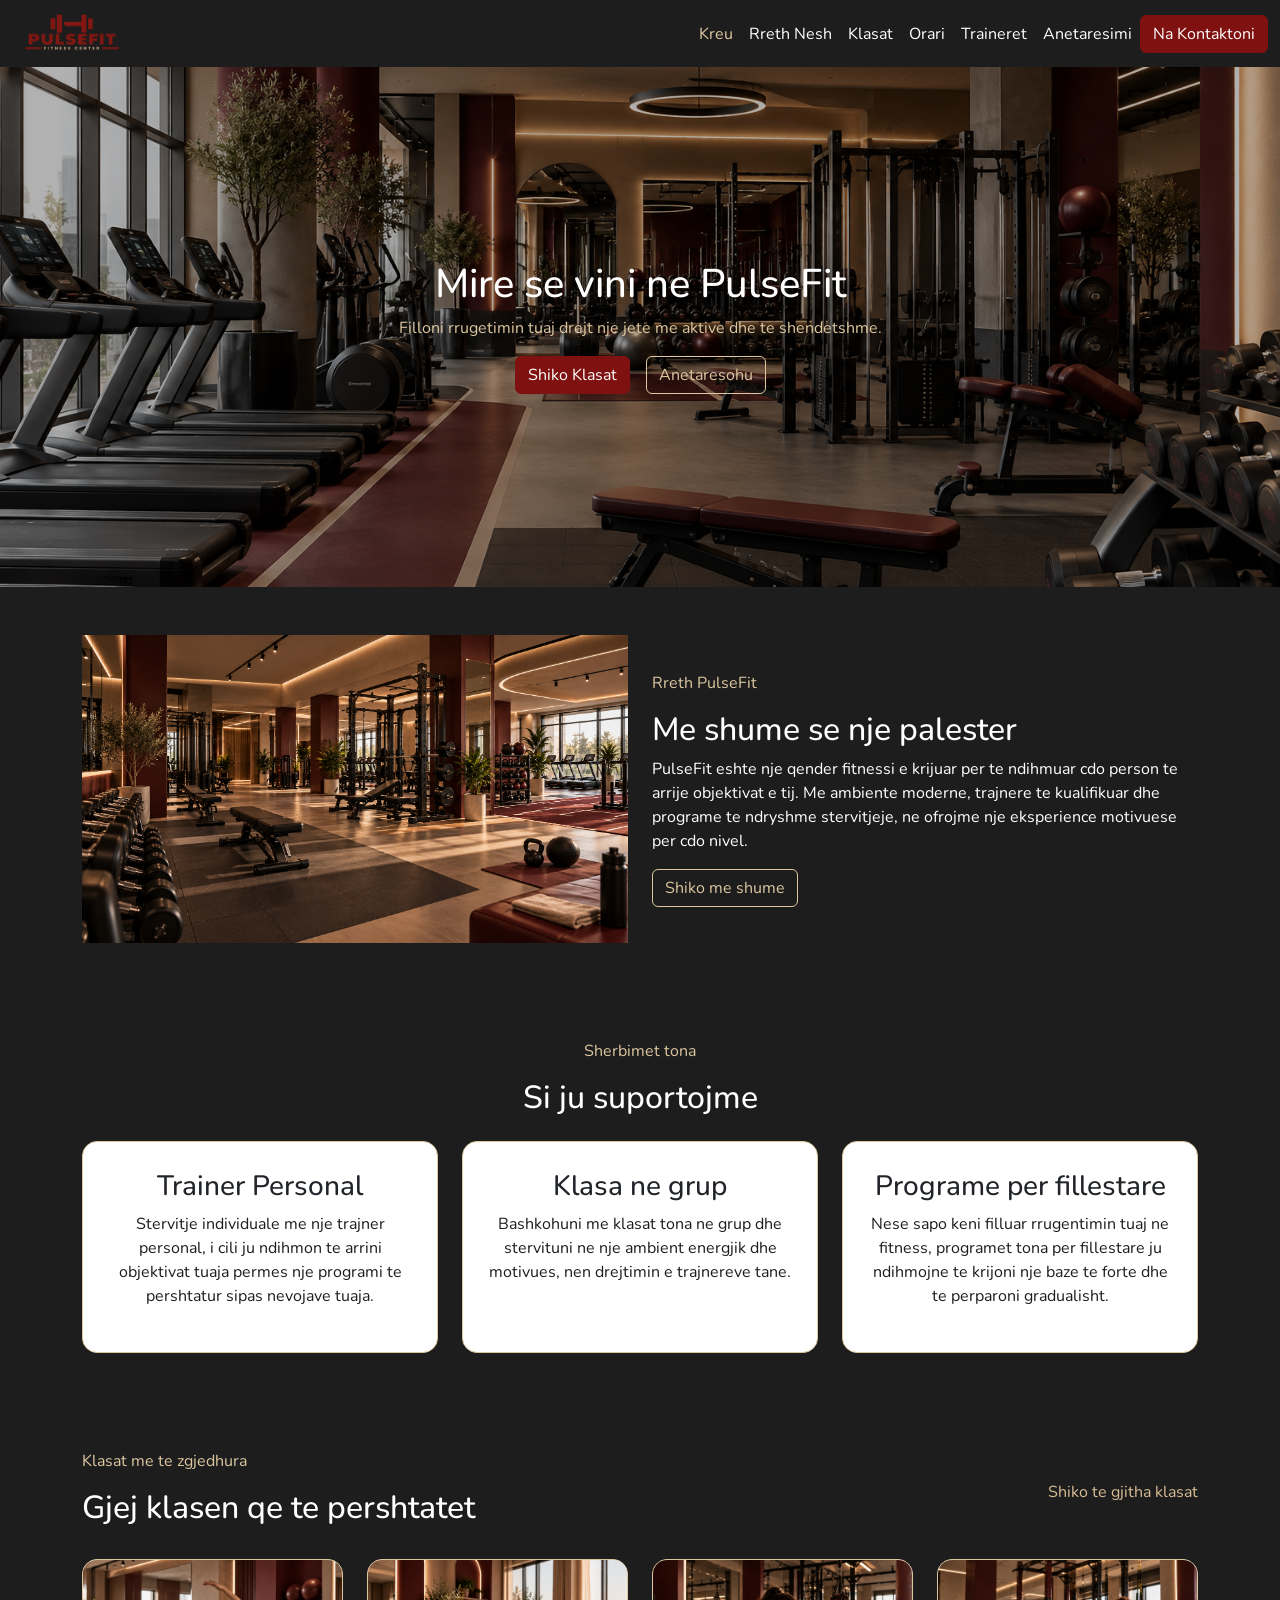
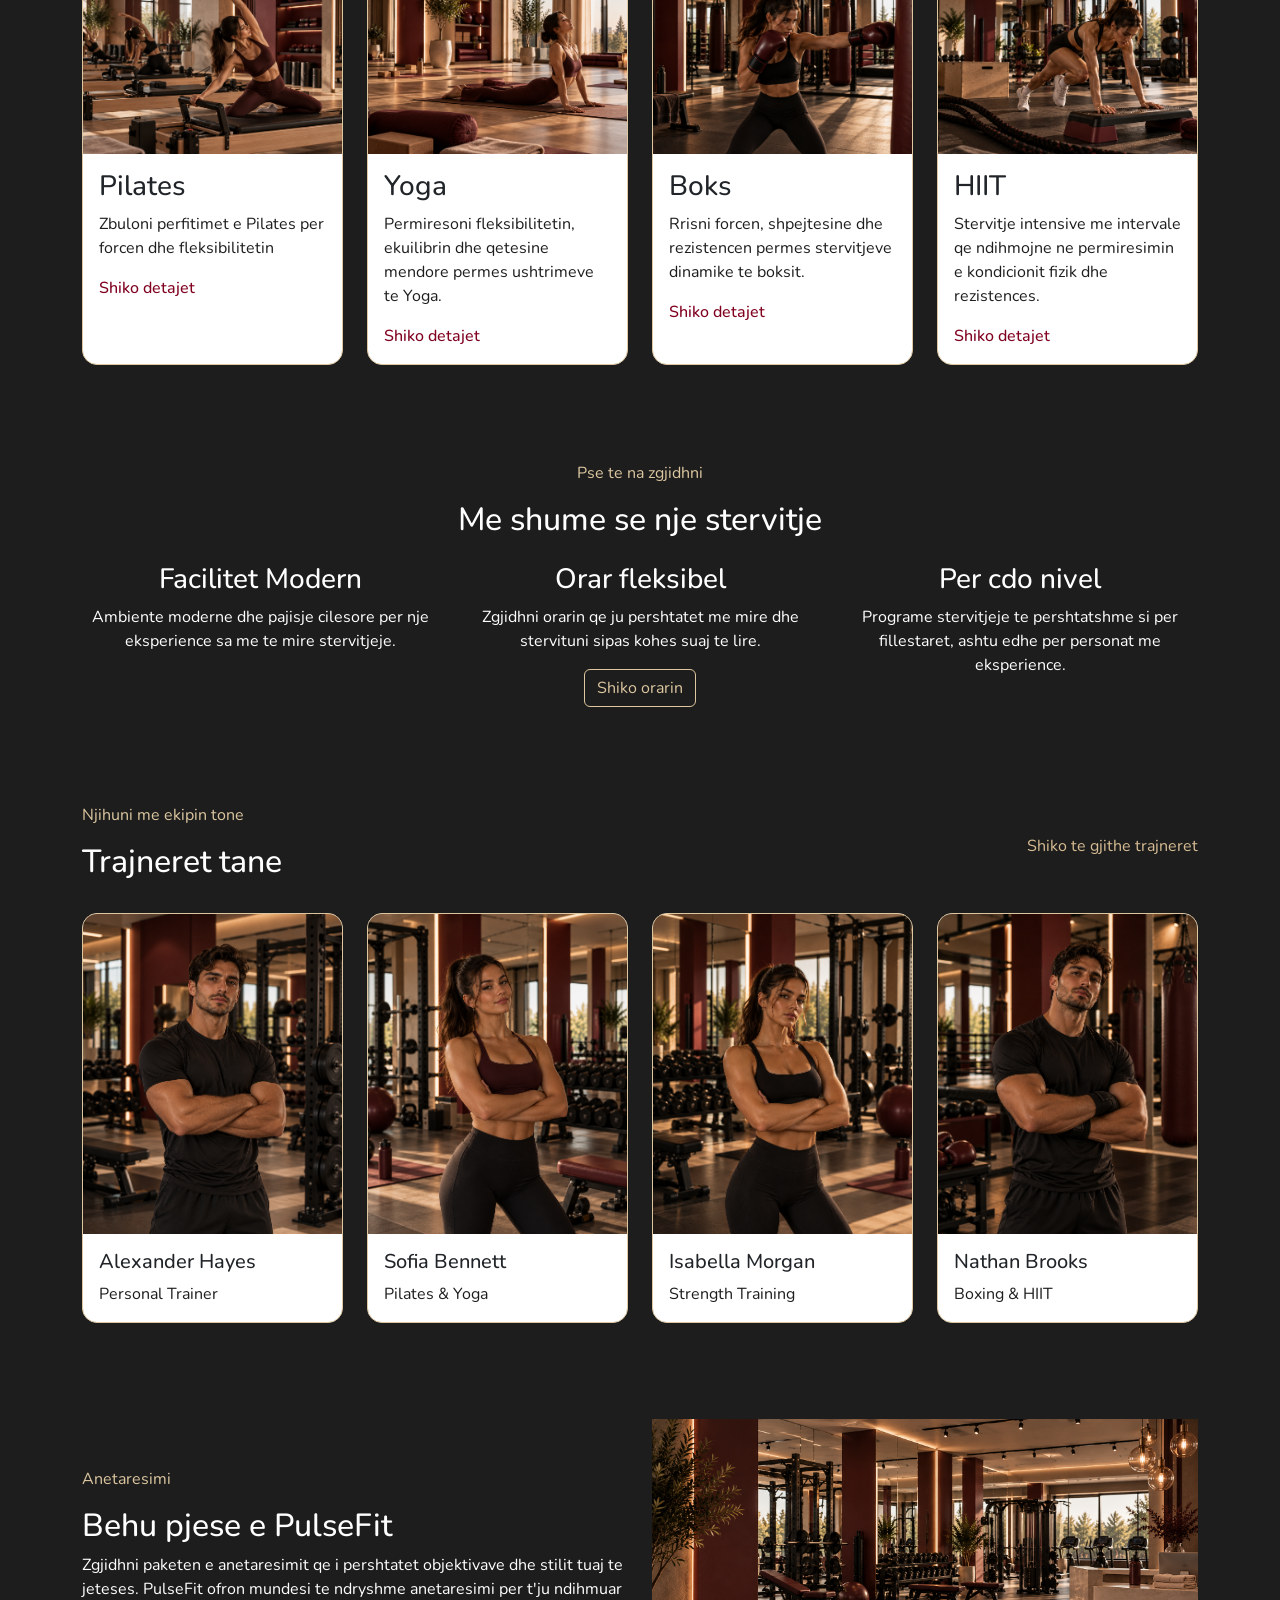
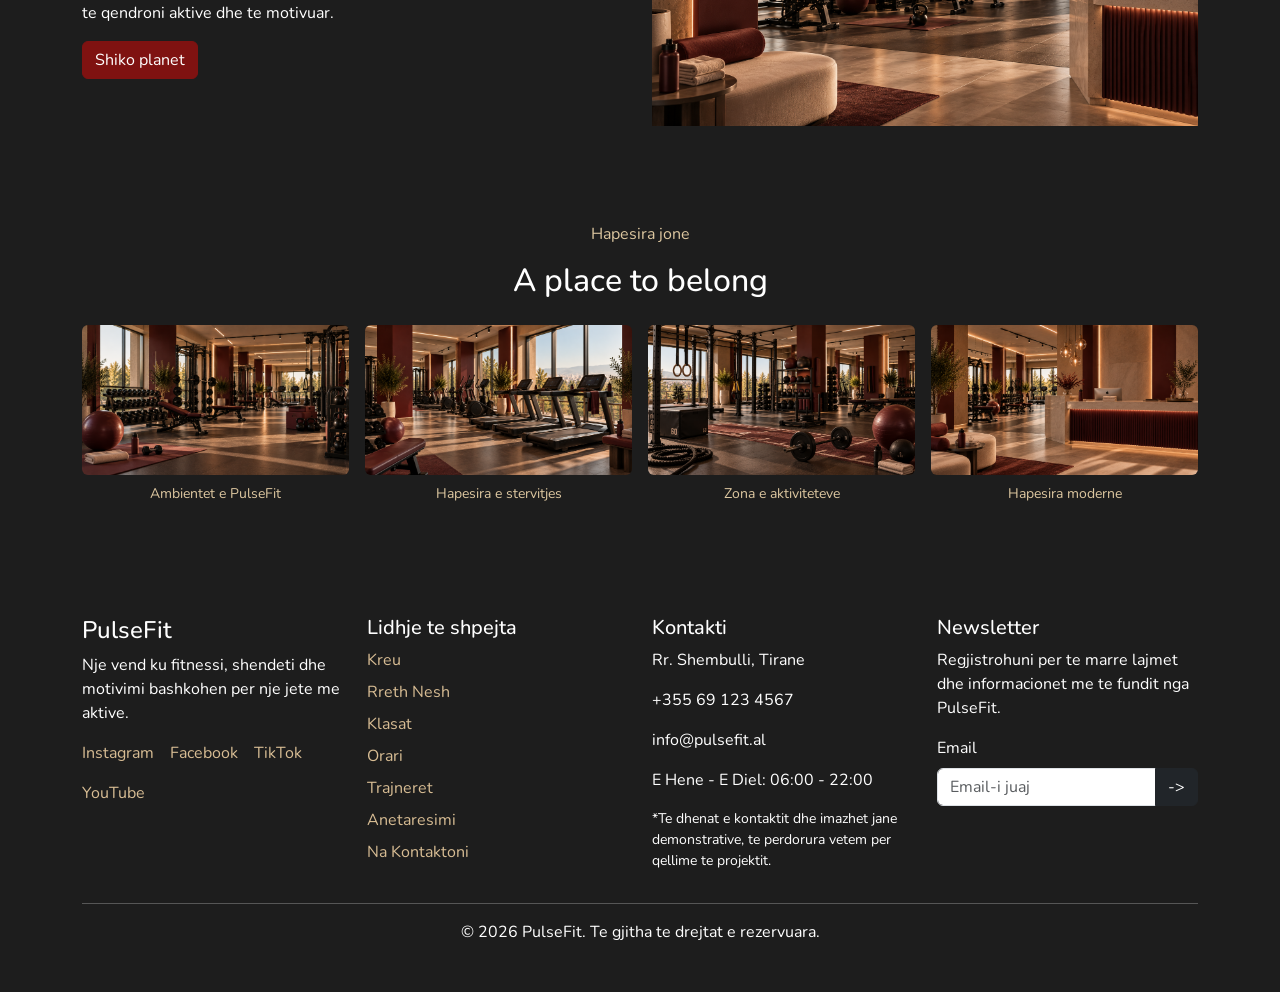
<file: index.html>
<!DOCTYPE html>
<html lang="sq">

<head>
    <meta charset="UTF-8">
    <meta name="viewport" content="width=device-width, initial-scale=1.0">
    <!-- Boostrap CSS -->
    <link href="https://cdn.jsdelivr.net/npm/bootstrap@5.3.8/dist/css/bootstrap.min.css" rel="stylesheet"
        integrity="sha384-sRIl4kxILFvY47J16cr9ZwB07vP4J8+LH7qKQnuqkuIAvNWLzeN8tE5YBujZqJLB" crossorigin="anonymous">
    <!-- CSS -->
    <link rel="stylesheet" href="assets/css/style.css">

    <title>PulseFit</title>
</head>

<body>
    <!-- Nis Navbar -->
    <header>
        <nav class="navbar navbar-expand-lg">
            <div class="container-fluid">
                <a class="navbar-brand" href="index.html">
                    <img src="assets/images/logo.png" alt="PulseFit Logo" class="logo">
                </a>
                <button class="navbar-toggler" type="button" data-bs-toggle="collapse"
                    data-bs-target="#navbarSupportedContent" aria-controls="navbarSupportedContent"
                    aria-expanded="false" aria-label="Toggle navigation">
                    <span class="navbar-toggler-icon"></span>
                </button>
                <div class="collapse navbar-collapse" id="navbarSupportedContent">
                    <ul class="navbar-nav ms-auto mb-2 mb-lg-0">
                        <li class="nav-item">
                            <a class="nav-link active" aria-current="page" href="index.html">Kreu</a>
                        </li>
                        <li class="nav-item">
                            <a class="nav-link" href="about.html">Rreth Nesh</a>
                        </li>
                        <li class="nav-item">
                            <a class="nav-link" href="classes.html">Klasat</a>
                        </li>
                        <li class="nav-item">
                            <a class="nav-link" href="schedule.html">Orari</a>
                        </li>
                        <li class="nav-item">
                            <a class="nav-link" href="trainers.html">Traineret</a>
                        </li>
                        <li class="nav-item">
                            <a class="nav-link" href="membership.html">Anetaresimi</a>
                        </li>
                    </ul>
                    <a href="contact.html" class="btn btn-primary">
                        Na Kontaktoni
                    </a>
                </div>
            </div>
        </nav>
    </header>
    <!-- Fund Navbar -->
    <main>
        <!-- Nis Banner -->
        <section class="banner-home">
            <div class="py-5">
                <div class="container text-center">
                    <h1>Mire se vini ne PulseFit</h1>
                    <p>Filloni rrugetimin tuaj drejt nje jete me aktive dhe te shendetshme.</p>
                    <div class="d-flex flex-column flex-sm-row justify-content-center gap-3">
                        <a href="classes.html" class="btn btn-primary">
                            Shiko Klasat
                        </a>
                        <a href="membership.html" class="btn btn-outline-primary">
                            Anetaresohu
                        </a>
                    </div>
                </div>
            </div>
        </section>
        <!-- Fund Banner -->
        <!-- Nis Rreth nesh -->
        <section class="rreth-nesh">
            <div class="py-5">
                <div class="container">
                    <div class="row align-items-center g-4">
                        <div class="col-12 col-md-6">
                            <img src="assets/images/about-home.png" class="img-fluid"
                                alt="Ambientet e palestrës PulseFit">
                        </div>

                        <div class="col-12 col-md-6">
                            <p>Rreth PulseFit</p>
                            <h2>Me shume se nje palester</h2>
                            <p>PulseFit eshte nje qender fitnessi e krijuar per te ndihmuar
                                cdo person te arrije objektivat e tij. Me ambiente moderne,
                                trajnere te kualifikuar dhe programe te ndryshme stervitjeje,
                                ne ofrojme nje eksperience motivuese per cdo nivel.</p>
                            <a href="about.html" class="btn btn-outline-primary">Shiko me shume</a>
                        </div>
                    </div>
                </div>
            </div>
        </section>
        <!-- Fund Rreth nesh -->
        <!-- Nis Sherbimet -->
        <section class="sherbimet-home">
            <div class="py-5">
                <div class="container">
                    <div class="text-center mb-4">
                        <p>Sherbimet tona</p>
                        <h2>Si ju suportojme</h2>
                    </div>
                    <div class="row g-4">

                        <div class="col-12 col-md-6 col-lg-4">
                            <article class="card h-100 text-center">
                                <div class="card-body">
                                    <h3>Trainer Personal</h3>
                                    <p>Stervitje individuale me nje trajner personal,
                                        i cili ju ndihmon te arrini objektivat tuaja
                                        permes nje programi te pershtatur sipas nevojave tuaja.</p>
                                </div>
                            </article>
                        </div>

                        <div class="col-12 col-md-6 col-lg-4">
                            <article class="card h-100 text-center">
                                <div class="card-body">
                                    <h3>Klasa ne grup</h3>
                                    <p>Bashkohuni me klasat tona ne grup dhe stervituni
                                        ne nje ambient energjik dhe motivues, nen
                                        drejtimin e trajnereve tane.</p>
                                </div>
                            </article>
                        </div>

                        <div class="col-12 col-md-6 col-lg-4">
                            <article class="card h-100 text-center">
                                <div class="card-body">
                                    <h3>Programe per fillestare</h3>
                                    <p>Nese sapo keni filluar rrugentimin tuaj ne fitness,
                                        programet tona per fillestare ju ndihmojne te
                                        krijoni nje baze te forte dhe te perparoni gradualisht.</p>
                                </div>
                            </article>
                        </div>
                    </div>
                </div>
            </div>
        </section>
        <!-- Fund Sherbimet -->
        <!-- Nis Klasat -->
        <section class="klasat-home">
            <div class="py-5">
                <div class="container">
                    <div
                        class="d-flex flex-column flex-md-row justify-content-between align-items-md-center gap-3 mb-4">
                        <div>
                            <p>Klasat me te zgjedhura</p>
                            <h2>Gjej klasen qe te pershtatet</h2>
                        </div>
                        <a class="icon-link" href="classes.html">Shiko te gjitha klasat</a>
                    </div>

                    <div class="row g-4">

                        <div class="col-12 col-md-6 col-lg-3">
                            <article class="card h-100">
                                <img src="assets/images/Pilates.png" class="card-img-top" alt="Klasa Pilates">
                                <div class="card-body">
                                    <h3>Pilates</h3>
                                    <p>Zbuloni perfitimet e Pilates per forcen dhe fleksibilitetin</p>
                                    <a href="classes.html">Shiko detajet</a>
                                </div>
                            </article>
                        </div>

                        <div class="col-12 col-md-6 col-lg-3">
                            <article class="card h-100">
                                <img src="assets/images/Yoga.png" class="card-img-top" alt="Klasa Yoga">
                                <div class="card-body">
                                    <h3>Yoga</h3>
                                    <p>Permiresoni fleksibilitetin, ekuilibrin dhe
                                        qetesine mendore permes ushtrimeve te Yoga.</p>
                                    <a href="classes.html">Shiko detajet</a>
                                </div>
                            </article>
                        </div>

                        <div class="col-12 col-md-6 col-lg-3">
                            <article class="card h-100">
                                <img src="assets/images/Boxing.png" class="card-img-top" alt="Klasa Boks">
                                <div class="card-body">
                                    <h3>Boks</h3>
                                    <p>Rrisni forcen, shpejtesine dhe rezistencen
                                        permes stervitjeve dinamike te boksit.</p>
                                    <a href="classes.html">Shiko detajet</a>
                                </div>
                            </article>
                        </div>

                        <div class="col-12 col-md-6 col-lg-3">
                            <article class="card h-100">
                                <img src="assets/images/HIIT.png" class="card-img-top" alt="Klasa HIIT">
                                <div class="card-body">
                                    <h3>HIIT</h3>
                                    <p> Stervitje intensive me intervale qe ndihmojne
                                        ne permiresimin e kondicionit fizik dhe rezistences.
                                    </p>
                                    <a href="classes.html">Shiko detajet</a>
                                </div>
                            </article>
                        </div>
                    </div>
                </div>
            </div>
        </section>
        <!-- Fund Klasat -->
        <!-- Nis Pse te na zgjidhni -->
        <section class="zgjidhni-home">
            <div class="py-5">
                <div class="container">
                    <div class="text-center mb-4">
                        <p>Pse te na zgjidhni</p>
                        <h2>Me shume se nje stervitje</h2>
                    </div>

                    <div class="row g-4">

                        <div class="col-12 col-md-6 col-lg-4 text-center">
                            <div class="card-text">
                                <h3>Facilitet Modern</h3>
                                <p>Ambiente moderne dhe pajisje cilesore
                                    per nje eksperience sa me te mire stervitjeje.</p>
                            </div>
                        </div>

                        <div class="col-12 col-md-6 col-lg-4 text-center">
                            <div class="card-text">
                                <h3>Orar fleksibel</h3>
                                <p>Zgjidhni orarin qe ju pershtatet me mire
                                    dhe stervituni sipas kohes suaj te lire.</p>
                            </div>
                            <a href="schedule.html" class="btn btn-outline-primary">
                                Shiko orarin
                            </a>
                        </div>

                        <div class="col-12 col-md-6 col-lg-4 text-center">
                            <div class="card-text">
                                <h3>Per cdo nivel</h3>
                                <p> Programe stervitjeje te pershtatshme
                                    si per fillestaret, ashtu edhe per personat me eksperience.
                                </p>
                            </div>
                        </div>
                    </div>
                </div>
            </div>
        </section>
        <!-- Fund pse te na zgjidhni -->
        <!-- Nis Trajneret -->
        <section class="trajneret-home">
            <div class="py-5">
                <div class="container">

                    <div class="d-flex justify-content-between align-items-center mb-4">
                        <div>
                            <p>Njihuni me ekipin tone</p>
                            <h2>Trajneret tane</h2>
                        </div>
                        <a class="nav-link" href="trainers.html">Shiko te gjithe trajneret</a>
                    </div>

                    <div class="row g-4">

                        <div class="col-12 col-md-6 col-lg-3">
                            <article class="card h-100">
                                <img src="assets/images/Trainer1.png" class="card-img-top" alt="trainers">
                                <div class="card-body">
                                    <h3 class="h5 card-title ">	Alexander Hayes</h3>
                                    <p class="card-text">Personal Trainer</p>
                                </div>
                            </article>
                        </div>

                        <div class="col-12 col-md-6 col-lg-3">
                            <article class="card h-100">
                                <img src="assets/images/Trainer2.png" class="card-img-top" alt="trainers">
                                <div class="card-body">
                                    <h3 class="h5 card-title ">Sofia Bennett</h3>
                                    <p class="card-text">Pilates & Yoga</p>
                                </div>
                            </article>
                        </div>

                        <div class="col-12 col-md-6 col-lg-3">
                            <article class="card h-100">
                                <img src="assets/images/Trainer3.png" class="card-img-top" alt="trainers">
                                <div class="card-body">
                                    <h3 class="h5 card-title ">	Isabella Morgan</h3>
                                    <p class="card-text">Strength Training</p>
                                </div>
                            </article>
                        </div>

                        <div class="col-12 col-md-6 col-lg-3">
                            <article class="card h-100">
                                <img src="assets/images/Trainer4.png" class="card-img-top" alt="trainers">
                                <div class="card-body">
                                    <h3 class="h5 card-title ">Nathan Brooks</h3>
                                    <p class="card-text">Boxing & HIIT</p>
                                </div>
                            </article>
                        </div>
                    </div>
                </div>
            </div>
        </section>
        <!-- Fund Trajneret -->
        <!-- Nis Anetaresimi -->
        <section class="anetaresimi-home">
            <div class="py-5">
                <div class="container">
                    <div class="row align-items-center g-4">
                        <div class="col-md-6">
                            <p>Anetaresimi</p>
                            <h2>Behu pjese e PulseFit</h2>
                            <p> Zgjidhni paketen e anetaresimit qe i pershtatet
                                objektivave dhe stilit tuaj te jeteses.
                                PulseFit ofron mundesi te ndryshme anetaresimi
                                per t'ju ndihmuar te qendroni aktive dhe te motivuar.</p>
                            <a href="membership.html" class="btn btn-dark">Shiko planet</a>
                        </div>
                        <div class="col-md-6">
                            <img src="assets/images/Membership-home.png" class="img-fluid" alt="foto">
                        </div>
                    </div>
                </div>
            </div>
        </section>
        <!-- Fund Anetaresimi -->
       <!-- Nis Galeria -->
<section id="galeria" class="galeria-home">
    <div class="py-5">
        <div class="container">

            <div class="text-center mb-4">
                <p>Hapesira jone</p>
                <h2>A place to belong</h2>
            </div>

            <div class="row g-3">

                <!-- Foto 1 -->
                <div class="col-6 col-md-3">
                    <button type="button"
                        class="btn p-0 border-0 w-100"
                        data-bs-toggle="modal"
                        data-bs-target="#galleryModal1"
                        aria-label="Zmadho fotografine e pare">
                        <img src="assets/images/gallery1.png"
                            class="img-fluid rounded w-100"
                            alt="Ambienti i pare i qendres PulseFit">
                    </button>
                    <p class="small text-center mt-2">
                        Ambientet e PulseFit
                    </p>
                </div>

                <!-- Foto 2 -->
                <div class="col-6 col-md-3">
                    <button type="button"
                        class="btn p-0 border-0 w-100"
                        data-bs-toggle="modal"
                        data-bs-target="#galleryModal2"
                        aria-label="Zmadho fotografine e dyte">
                        <img src="assets/images/gallery2.png"
                            class="img-fluid rounded w-100"
                            alt="Ambienti i dyte i qendres PulseFit">
                    </button>
                    <p class="small text-center mt-2">
                        Hapesira e stervitjes
                    </p>
                </div>

                <!-- Foto 3 -->
                <div class="col-6 col-md-3">
                    <button type="button"
                        class="btn p-0 border-0 w-100"
                        data-bs-toggle="modal"
                        data-bs-target="#galleryModal3"
                        aria-label="Zmadho fotografine e trete">
                        <img src="assets/images/gallery3.png"
                            class="img-fluid rounded w-100"
                            alt="Ambienti i trete i qendres PulseFit">
                    </button>
                    <p class="small text-center mt-2">
                        Zona e aktiviteteve
                    </p>
                </div>

                <!-- Foto 4 -->
                <div class="col-6 col-md-3">
                    <button type="button"
                        class="btn p-0 border-0 w-100"
                        data-bs-toggle="modal"
                        data-bs-target="#galleryModal4"
                        aria-label="Zmadho fotografine e katert">
                        <img src="assets/images/gallery4.png"
                            class="img-fluid rounded w-100"
                            alt="Ambienti i katert i qendres PulseFit">
                    </button>
                    <p class="small text-center mt-2">
                        Hapesira moderne
                    </p>
                </div>

            </div>
        </div>
    </div>
</section>
<!-- Fund Galeria -->


<!-- Nis Gallery Modals -->

<!-- Modal 1 -->
<div class="modal fade" id="galleryModal1"
    tabindex="-1"
    aria-labelledby="galleryModalLabel1"
    aria-hidden="true">

    <div class="modal-dialog modal-dialog-centered modal-lg">
        <div class="modal-content">

            <div class="modal-header">
                <h2 class="modal-title fs-5" id="galleryModalLabel1">
                    Ambientet e PulseFit
                </h2>
                <button type="button"
                    class="btn-close"
                    data-bs-dismiss="modal"
                    aria-label="Mbyll"></button>
            </div>

            <div class="modal-body">
                <img src="assets/images/gallery1.png"
                    class="img-fluid w-100"
                    alt="Ambienti i pare i qendres PulseFit">
            </div>

        </div>
    </div>
</div>

<!-- Modal 2 -->
<div class="modal fade" id="galleryModal2"
    tabindex="-1"
    aria-labelledby="galleryModalLabel2"
    aria-hidden="true">

    <div class="modal-dialog modal-dialog-centered modal-lg">
        <div class="modal-content">

            <div class="modal-header">
                <h2 class="modal-title fs-5" id="galleryModalLabel2">
                    Hapesira e stervitjes
                </h2>
                <button type="button"
                    class="btn-close"
                    data-bs-dismiss="modal"
                    aria-label="Mbyll"></button>
            </div>

            <div class="modal-body">
                <img src="assets/images/gallery2.png"
                    class="img-fluid w-100"
                    alt="Ambienti i dyte i qendres PulseFit">
            </div>

        </div>
    </div>
</div>

<!-- Modal 3 -->
<div class="modal fade" id="galleryModal3"
    tabindex="-1"
    aria-labelledby="galleryModalLabel3"
    aria-hidden="true">

    <div class="modal-dialog modal-dialog-centered modal-lg">
        <div class="modal-content">

            <div class="modal-header">
                <h2 class="modal-title fs-5" id="galleryModalLabel3">
                    Zona e aktiviteteve
                </h2>
                <button type="button"
                    class="btn-close"
                    data-bs-dismiss="modal"
                    aria-label="Mbyll"></button>
            </div>

            <div class="modal-body">
                <img src="assets/images/gallery3.png"
                    class="img-fluid w-100"
                    alt="Ambienti i trete i qendres PulseFit">
            </div>

        </div>
    </div>
</div>

<!-- Modal 4 -->
<div class="modal fade" id="galleryModal4"
    tabindex="-1"
    aria-labelledby="galleryModalLabel4"
    aria-hidden="true">

    <div class="modal-dialog modal-dialog-centered modal-lg">
        <div class="modal-content">

            <div class="modal-header">
                <h2 class="modal-title fs-5" id="galleryModalLabel4">
                    Hapesira moderne
                </h2>
                <button type="button"
                    class="btn-close"
                    data-bs-dismiss="modal"
                    aria-label="Mbyll"></button>
            </div>

            <div class="modal-body">
                <img src="assets/images/gallery4.png"
                    class="img-fluid w-100"
                    alt="Ambienti i katert i qendres PulseFit">
            </div>

        </div>
    </div>
</div>

<!-- Fund Gallery Modals -->
    </main>
    <!-- Nis Footer -->
    <footer class="footer">
        <div class="py-5">
            <div class="container">
                <div class="row g-4">

                    <div class="col-12 col-md-6 col-xl-3">
                        <h2 class="h4">PulseFit</h2>
                        <p>Nje vend ku fitnessi, shendeti dhe motivimi
                            bashkohen per nje jete me aktive.</p>
                        <div class="d-flex flex-wrap gap-3">
                            <a href="#">Instagram</a>
                            <a href="#">Facebook</a>
                            <a href="#">TikTok</a>
                            <a href="#">YouTube</a>
                        </div>
                    </div>

                    <!-- Quick Links -->
                    <div class="col-12 col-md-6 col-xl-3">
                        <h3 class="h5">Lidhje te shpejta</h3>
                        <nav aria-label="Navigimi ne fund te faqes">
                            <ul class="list-unstyled">
                                <li><a href="index.html">Kreu</a></li>
                                <li><a href="about.html">Rreth Nesh</a></li>
                                <li><a href="classes.html">Klasat</a></li>
                                <li><a href="schedule.html">Orari</a></li>
                                <li><a href="trainers.html">Trajneret</a></li>
                                <li><a href="membership.html">Anetaresimi</a></li>
                                <li><a href="contact.html">Na Kontaktoni</a></li>
                            </ul>
                        </nav>
                    </div>

                    <!-- Kontakt -->
                    <div class="col-12 col-md-6 col-xl-3">
                        <h3 class="h5">Kontakti</h3>
                        <p>Rr. Shembulli, Tirane</p>
                        <p>+355 69 123 4567</p>
                        <p>info@pulsefit.al</p>
                        <p>E Hene - E Diel: 06:00 - 22:00</p>
                         <p class="small">
                            *Te dhenat e kontaktit dhe imazhet jane demonstrative,
                            te perdorura vetem per qellime te projektit.
                        </p>
                    </div>

                    <!-- Newsletter -->
                    <div class="col-12 col-md-6 col-xl-3">
                        <h3 class="h5">Newsletter</h3>
                        <p>Regjistrohuni per te marre lajmet dhe
                            informacionet me te fundit nga PulseFit.</p>

                        <form>
                            <label for="newsletter-email" class="form-label">Email</label>
                            <div class="input-group">
                                <input type="email" class="form-control" id="newsletter-email"
                                    placeholder="Email-i juaj" required>
                                <button class="btn btn-dark" type="submit"> -> </button>
                            </div>
                        </form>
                    </div>
                </div>
            </div>
            <div class="container">
                <hr>
                <p class="text-center mb-0">&copy; 2026 PulseFit. Te gjitha te drejtat e rezervuara.</p>
            </div>
        </div>
    </footer>
    <!-- fund Footer -->

    <!-- Boostrap JS -->
    <script src="https://cdn.jsdelivr.net/npm/bootstrap@5.3.8/dist/js/bootstrap.bundle.min.js"
        integrity="sha384-FKyoEForCGlyvwx9Hj09JcYn3nv7wiPVlz7YYwJrWVcXK/BmnVDxM+D2scQbITxI"
        crossorigin="anonymous"></script>
    <!-- JS -->
    <script src="assets/js/script.js"></script>

</body>

</html>
</file>
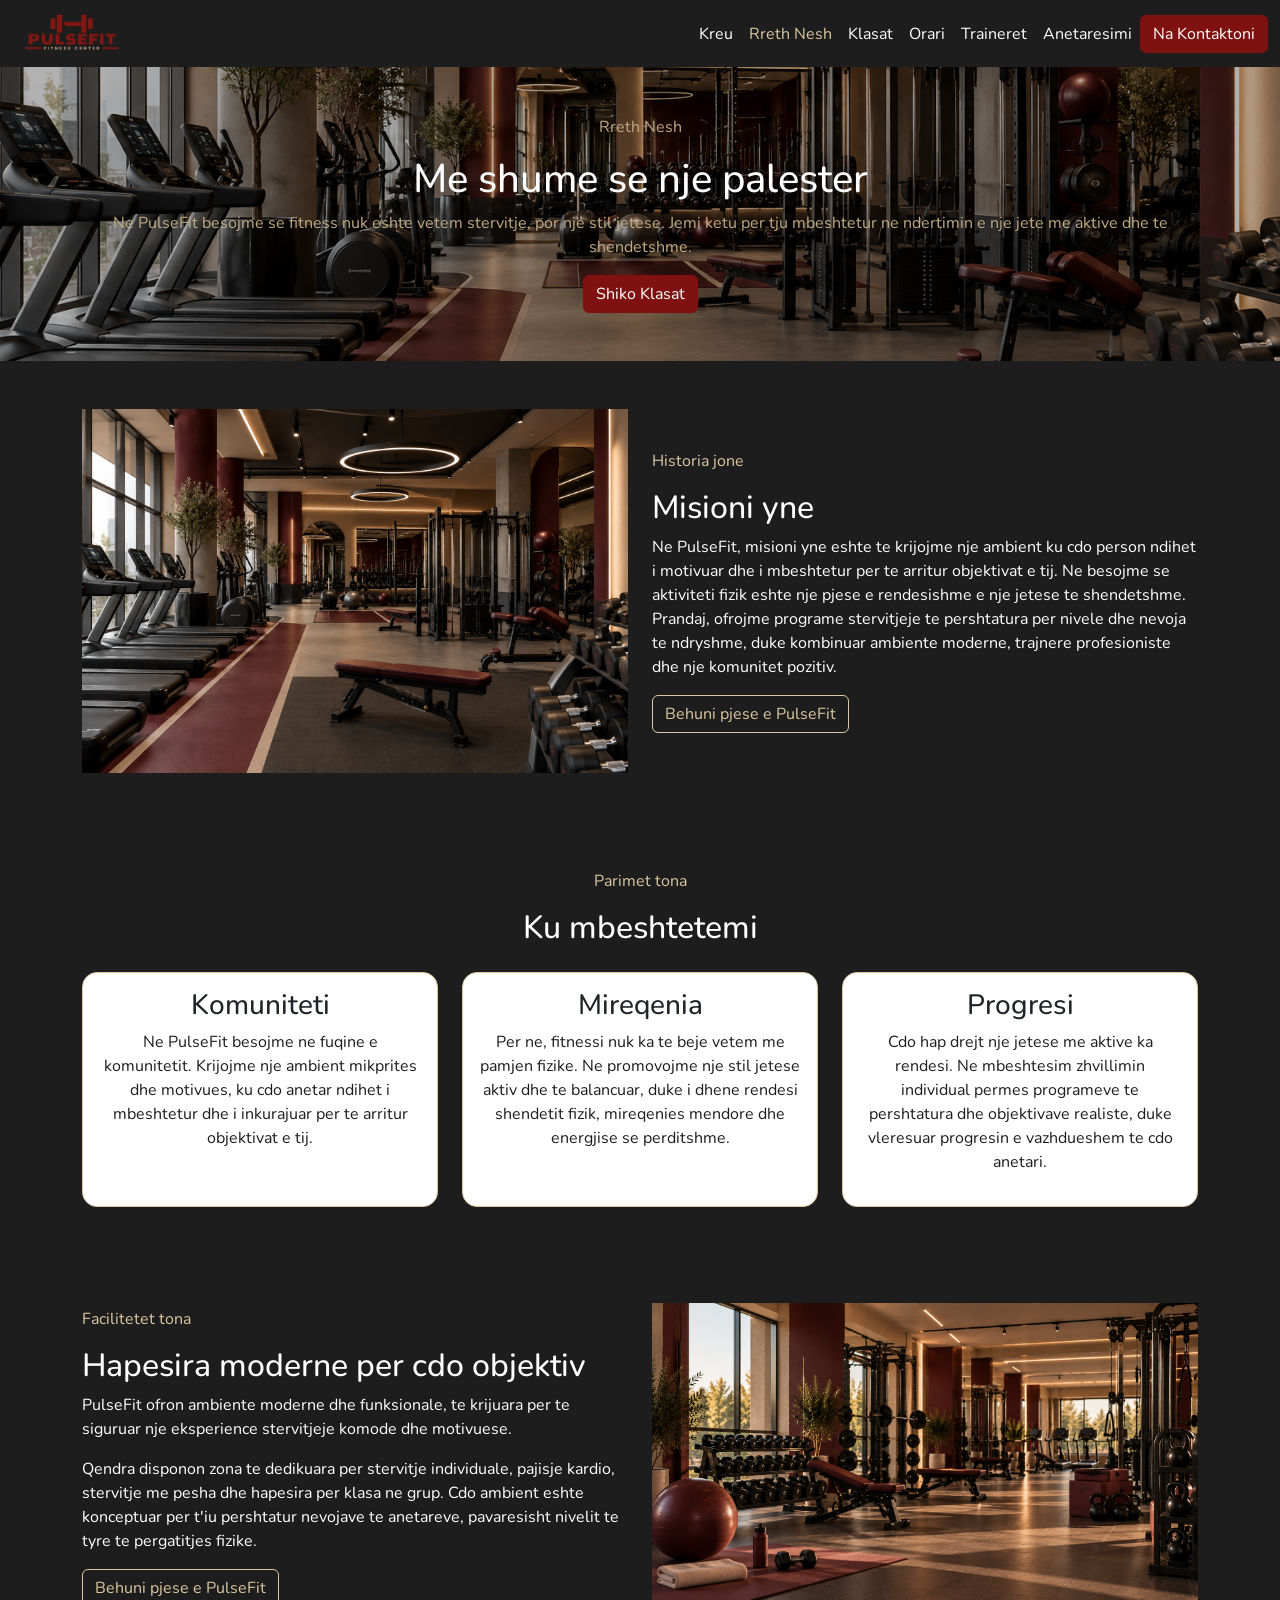
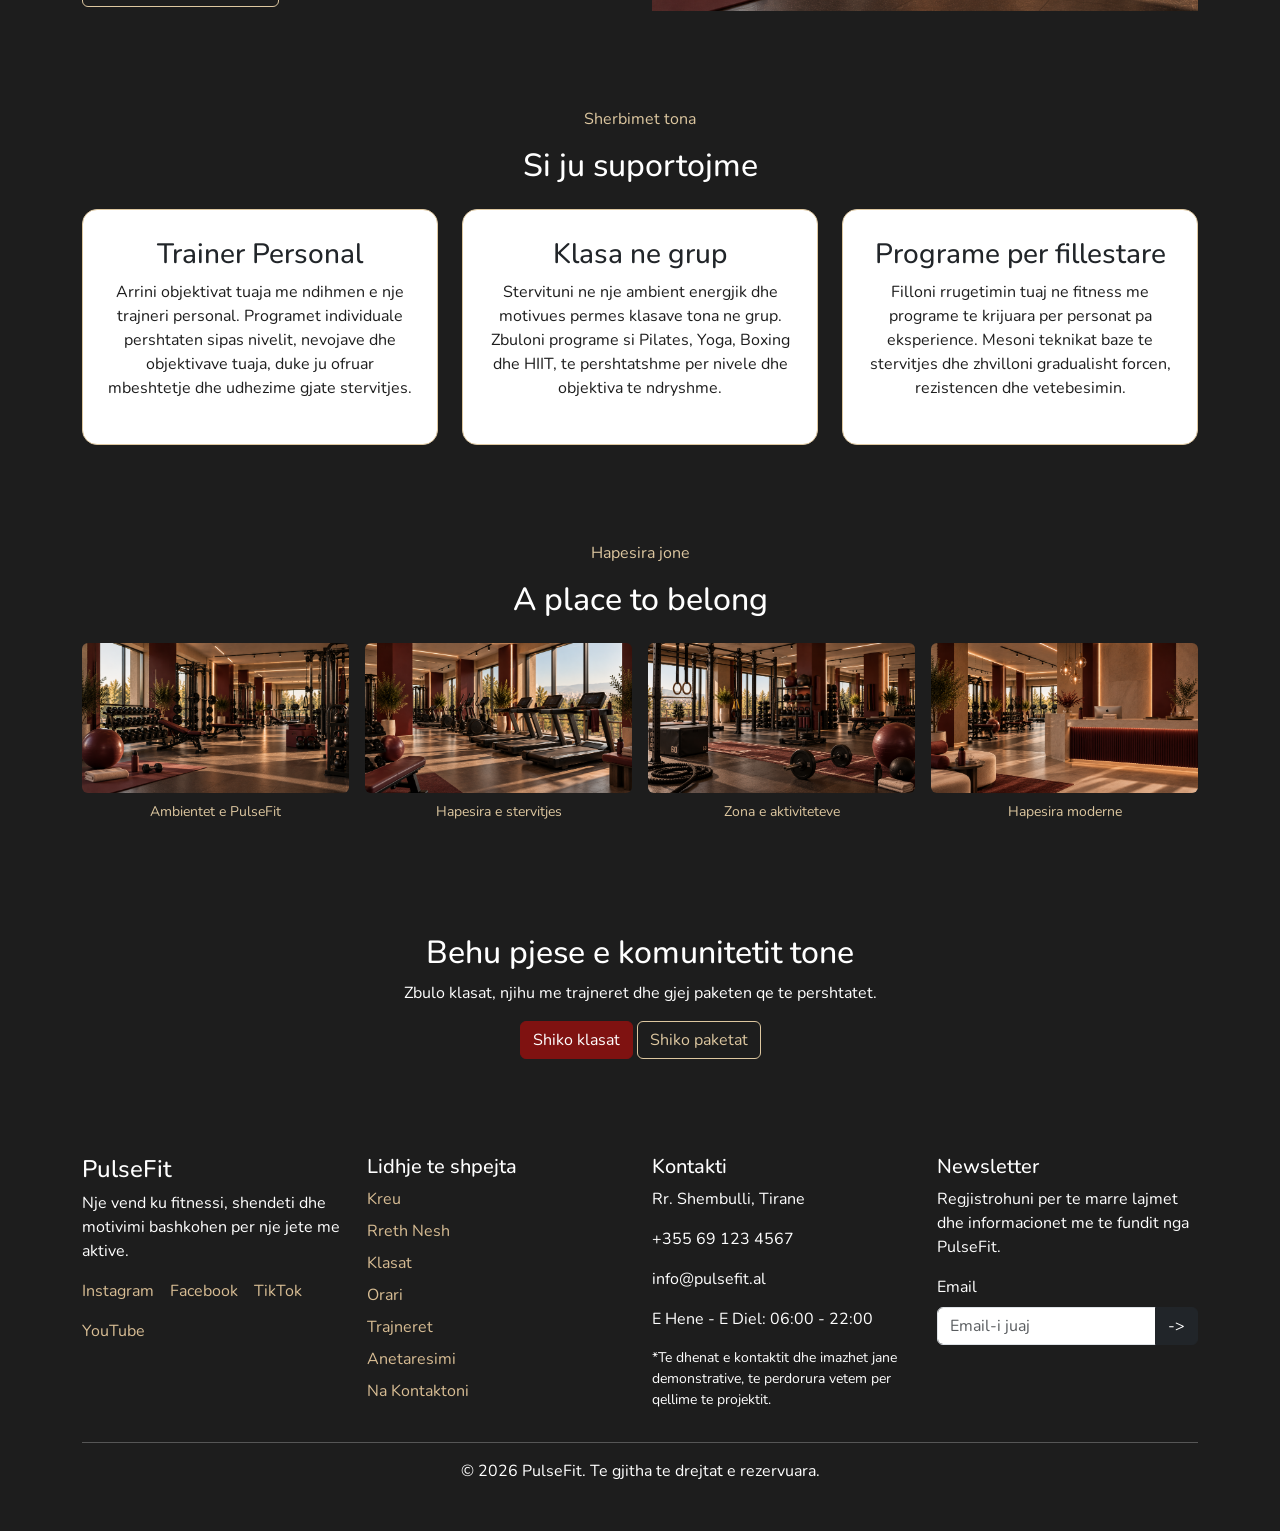
<file: about.html>
<!DOCTYPE html>
<html lang="sq">

<head>
    <meta charset="UTF-8">
    <meta name="viewport" content="width=device-width, initial-scale=1.0">
    <link href="https://cdn.jsdelivr.net/npm/bootstrap@5.3.8/dist/css/bootstrap.min.css" rel="stylesheet"
        integrity="sha384-sRIl4kxILFvY47J16cr9ZwB07vP4J8+LH7qKQnuqkuIAvNWLzeN8tE5YBujZqJLB" crossorigin="anonymous">
    <link rel="stylesheet" href="assets/css/style.css">
    <title>Rreth nesh - PulseFit</title>
</head>

<body>
    <!-- Nis Navbar -->
    <header>
        <nav class="navbar navbar-expand-lg">
            <div class="container-fluid">
                <a class="navbar-brand" href="index.html">
                    <img src="assets/images/logo.png" alt="PulseFit Logo" class="logo">
                </a>
                <button class="navbar-toggler" type="button" data-bs-toggle="collapse"
                    data-bs-target="#navbarSupportedContent" aria-controls="navbarSupportedContent"
                    aria-expanded="false" aria-label="Toggle navigation">
                    <span class="navbar-toggler-icon"></span>
                </button>
                <div class="collapse navbar-collapse" id="navbarSupportedContent">
                    <ul class="navbar-nav ms-auto mb-2 mb-lg-0">
                        <li class="nav-item">
                            <a class="nav-link" href="index.html">Kreu</a>
                        </li>
                        <li class="nav-item">
                            <a class="nav-link active" aria-current="page" href="about.html">Rreth Nesh</a>
                        </li>
                        <li class="nav-item">
                            <a class="nav-link" href="classes.html">Klasat</a>
                        </li>
                        <li class="nav-item">
                            <a class="nav-link" href="schedule.html">Orari</a>
                        </li>
                        <li class="nav-item">
                            <a class="nav-link" href="trainers.html">Traineret</a>
                        </li>
                        <li class="nav-item">
                            <a class="nav-link" href="membership.html">Anetaresimi</a>
                        </li>
                    </ul>
                    <a href="contact.html" class="btn btn-primary">
                        Na Kontaktoni
                    </a>
                </div>
            </div>
        </nav>
    </header>
    <!-- Fund Navbar -->
    <main>
        <!-- Nis Hero -->
        <section class="banner-about">
            <div class="py-5">
                <div class="container">
                    <div class="row align-items-center text-center">
                        <p>Rreth Nesh</p>
                        <h1>Me shume se nje palester</h1>
                        <p>Ne PulseFit besojme se fitness nuk eshte vetem stervitje, por nje stil jetese. Jemi ketu per
                            tju
                            mbeshtetur ne ndertimin e nje jete me aktive dhe te shendetshme.</p>
                        <div class="d-flex flex-column flex-sm-row justify-content-center gap-3">
                            <a href="classes.html" class="btn btn-dark">Shiko Klasat</a>
                        </div>
                    </div>
                </div>
            </div>
        </section>
        <!-- Fund Hero -->
        <!-- Nis Misioni -->
        <section class="misioni-about">
            <div class="py-5">
                <div class="container">
                    <div class="row align-items-center">

                        <div class="col-md-6">
                            <img src="assets/images/PulseFit.png" class="img-fluid" alt="Foto">
                        </div>

                        <div class="col-md-6">
                            <p>Historia jone</p>
                            <h2>Misioni yne</h2>
                            <p>Ne PulseFit, misioni yne eshte te krijojme nje ambient
                                ku cdo person ndihet i motivuar dhe i mbeshtetur
                                per te arritur objektivat e tij.

                                Ne besojme se aktiviteti fizik eshte nje pjese
                                e rendesishme e nje jetese te shendetshme.
                                Prandaj, ofrojme programe stervitjeje te pershtatura
                                per nivele dhe nevoja te ndryshme, duke kombinuar
                                ambiente moderne, trajnere profesioniste dhe
                                nje komunitet pozitiv.
                            </p>
                            <a href="membership.html" class="btn btn-outline-primary">Behuni pjese e PulseFit</a>
                        </div>
                    </div>
                </div>
            </div>
        </section>
        <!-- Fund Misioni -->
        <!-- Nis Parimet -->
        <section class="parimet-about">
            <div class="py-5">
                <div class="container">
                    <div class="text-center mb-4">
                        <p>Parimet tona</p>
                        <h2>Ku mbeshtetemi</h2>
                    </div>

                    <div class="row g-4">

                        <div class="col-12 col-md-6 col-lg-4">
                            <article class="card h-100 text-center">
                                <div class="card-body">
                                    <h3>Komuniteti</h3>
                                    <p>Ne PulseFit besojme ne fuqine e komunitetit.
                                        Krijojme nje ambient mikprites dhe motivues,
                                        ku cdo anetar ndihet i mbeshtetur dhe i inkurajuar
                                        per te arritur objektivat e tij.</p>
                                </div>
                            </article>
                        </div>

                        <div class="col-12 col-md-6 col-lg-4">
                            <article class="card h-100 text-center">
                                <div class="card-body">
                                    <h3>Mireqenia</h3>
                                    <p>Per ne, fitnessi nuk ka te beje vetem me pamjen fizike.
                                        Ne promovojme nje stil jetese aktiv dhe te balancuar,
                                        duke i dhene rendesi shendetit fizik,
                                        mireqenies mendore dhe energjise se perditshme.</p>
                                </div>
                            </article>
                        </div>

                        <div class="col-12 col-md-6 col-lg-4">
                            <article class="card h-100 text-center">
                                <div class="card-body">
                                    <h3>Progresi</h3>
                                    <p>Cdo hap drejt nje jetese me aktive ka rendesi.
                                        Ne mbeshtesim zhvillimin individual permes
                                        programeve te pershtatura dhe objektivave realiste,
                                        duke vleresuar progresin e vazhdueshem
                                        te cdo anetari.</p>
                                </div>
                            </article>
                        </div>
                    </div>
                </div>
            </div>
        </section>
        <!-- Fund Parimet -->
        <!-- Nis Facilitetet -->
        <section class="facilitetet-about">
            <div class="py-5">
                <div class="container">
                    <div class="row align-items-center">

                        <div class="col-12 col-md-6">
                            <p>Facilitetet tona</p>

                            <h2>Hapesira moderne per cdo objektiv</h2>

                            <p>
                                PulseFit ofron ambiente moderne dhe funksionale,
                                te krijuara per te siguruar nje eksperience
                                stervitjeje komode dhe motivuese.
                            </p>

                            <p>
                                Qendra disponon zona te dedikuara per stervitje
                                individuale, pajisje kardio, stervitje me pesha
                                dhe hapesira per klasa ne grup.
                                Cdo ambient eshte konceptuar per t'iu pershtatur
                                nevojave te anetareve, pavaresisht nivelit
                                te tyre te pergatitjes fizike.
                            </p>
                            <a href="membership.html" class="btn btn-outline-primary">Behuni pjese e PulseFit</a>
                        </div>

                        <div class=" col-12 col-md-6">
                            <img src="assets/images/gallery1.png" class="img-fluid"
                                alt="Zona e stervitjes me pesha ne PulseFit">
                        </div>
                    </div>
                </div>
            </div>
        </section>
        <!-- Fund Facilitetet -->
        <!-- Nis Sherbimet -->
        <section class="sherbimet-home">
            <div class="py-5">
                <div class="container">
                    <div class="text-center mb-4">
                        <p>Sherbimet tona</p>
                        <h2>Si ju suportojme</h2>
                    </div>

                    <div class="row g-4">

                        <div class="col-12 col-md-6 col-lg-4">
                            <article class="card h-100 text-center">
                                <div class="card-body">
                                    <h3>Trainer Personal</h3>
                                    <p>Arrini objektivat tuaja me ndihmen e nje trajneri personal.
                                        Programet individuale pershtaten sipas nivelit,
                                        nevojave dhe objektivave tuaja, duke ju ofruar
                                        mbeshtetje dhe udhezime gjate stervitjes.</p>
                                </div>
                            </article>
                        </div>

                        <div class="col-12 col-md-6 col-lg-4">
                            <article class="card h-100 text-center">
                                <div class="card-body">
                                    <h3>Klasa ne grup</h3>
                                    <p>Stervituni ne nje ambient energjik dhe motivues
                                        permes klasave tona ne grup. Zbuloni programe
                                        si Pilates, Yoga, Boxing dhe HIIT, te pershtatshme
                                        per nivele dhe objektiva te ndryshme.</p>
                                </div>
                            </article>
                        </div>

                        <div class="col-12 col-md-6 col-lg-4">
                            <article class="card h-100 text-center">
                                <div class="card-body">
                                    <h3>Programe per fillestare</h3>
                                    <p>Filloni rrugetimin tuaj ne fitness me programe
                                        te krijuara per personat pa eksperience.
                                        Mesoni teknikat baze te stervitjes dhe zhvilloni
                                        gradualisht forcen, rezistencen dhe vetebesimin.</p>
                                </div>
                            </article>
                        </div>
                    </div>
                </div>
            </div>
        </section>
        <!-- Fund Sherbimet -->
        <!-- Nis Galeria -->
        <section id="galeria" class="galeria-home">
            <div class="py-5">
                <div class="container">

                    <div class="text-center mb-4">
                        <p>Hapesira jone</p>
                        <h2>A place to belong</h2>
                    </div>

                    <div class="row g-3">

                        <!-- Foto 1 -->
                        <div class="col-6 col-md-3">
                            <button type="button" class="btn p-0 border-0 w-100" data-bs-toggle="modal"
                                data-bs-target="#galleryModal1" aria-label="Zmadho fotografine e pare">
                                <img src="assets/images/gallery1.png" class="img-fluid rounded w-100"
                                    alt="Ambienti i pare i qendres PulseFit">
                            </button>
                            <p class="small text-center mt-2">
                                Ambientet e PulseFit
                            </p>
                        </div>

                        <!-- Foto 2 -->
                        <div class="col-6 col-md-3">
                            <button type="button" class="btn p-0 border-0 w-100" data-bs-toggle="modal"
                                data-bs-target="#galleryModal2" aria-label="Zmadho fotografine e dyte">
                                <img src="assets/images/gallery2.png" class="img-fluid rounded w-100"
                                    alt="Ambienti i dyte i qendres PulseFit">
                            </button>
                            <p class="small text-center mt-2">
                                Hapesira e stervitjes
                            </p>
                        </div>

                        <!-- Foto 3 -->
                        <div class="col-6 col-md-3">
                            <button type="button" class="btn p-0 border-0 w-100" data-bs-toggle="modal"
                                data-bs-target="#galleryModal3" aria-label="Zmadho fotografine e trete">
                                <img src="assets/images/gallery3.png" class="img-fluid rounded w-100"
                                    alt="Ambienti i trete i qendres PulseFit">
                            </button>
                            <p class="small text-center mt-2">
                                Zona e aktiviteteve
                            </p>
                        </div>

                        <!-- Foto 4 -->
                        <div class="col-6 col-md-3">
                            <button type="button" class="btn p-0 border-0 w-100" data-bs-toggle="modal"
                                data-bs-target="#galleryModal4" aria-label="Zmadho fotografine e katert">
                                <img src="assets/images/gallery4.png" class="img-fluid rounded w-100"
                                    alt="Ambienti i katert i qendres PulseFit">
                            </button>
                            <p class="small text-center mt-2">
                                Hapesira moderne
                            </p>
                        </div>

                    </div>
                </div>
            </div>
        </section>
        <!-- Fund Galeria -->


        <!-- Nis Gallery Modals -->

        <!-- Modal 1 -->
        <div class="modal fade" id="galleryModal1" tabindex="-1" aria-labelledby="galleryModalLabel1"
            aria-hidden="true">

            <div class="modal-dialog modal-dialog-centered modal-lg">
                <div class="modal-content">

                    <div class="modal-header">
                        <h2 class="modal-title fs-5" id="galleryModalLabel1">
                            Ambientet e PulseFit
                        </h2>
                        <button type="button" class="btn-close" data-bs-dismiss="modal" aria-label="Mbyll"></button>
                    </div>

                    <div class="modal-body">
                        <img src="assets/images/gallery1.png" class="img-fluid w-100"
                            alt="Ambienti i pare i qendres PulseFit">
                    </div>

                </div>
            </div>
        </div>

        <!-- Modal 2 -->
        <div class="modal fade" id="galleryModal2" tabindex="-1" aria-labelledby="galleryModalLabel2"
            aria-hidden="true">

            <div class="modal-dialog modal-dialog-centered modal-lg">
                <div class="modal-content">

                    <div class="modal-header">
                        <h2 class="modal-title fs-5" id="galleryModalLabel2">
                            Hapesira e stervitjes
                        </h2>
                        <button type="button" class="btn-close" data-bs-dismiss="modal" aria-label="Mbyll"></button>
                    </div>

                    <div class="modal-body">
                        <img src="assets/images/gallery2.png" class="img-fluid w-100"
                            alt="Ambienti i dyte i qendres PulseFit">
                    </div>

                </div>
            </div>
        </div>

        <!-- Modal 3 -->
        <div class="modal fade" id="galleryModal3" tabindex="-1" aria-labelledby="galleryModalLabel3"
            aria-hidden="true">

            <div class="modal-dialog modal-dialog-centered modal-lg">
                <div class="modal-content">

                    <div class="modal-header">
                        <h2 class="modal-title fs-5" id="galleryModalLabel3">
                            Zona e aktiviteteve
                        </h2>
                        <button type="button" class="btn-close" data-bs-dismiss="modal" aria-label="Mbyll"></button>
                    </div>

                    <div class="modal-body">
                        <img src="assets/images/gallery3.png" class="img-fluid w-100"
                            alt="Ambienti i trete i qendres PulseFit">
                    </div>

                </div>
            </div>
        </div>

        <!-- Modal 4 -->
        <div class="modal fade" id="galleryModal4" tabindex="-1" aria-labelledby="galleryModalLabel4"
            aria-hidden="true">

            <div class="modal-dialog modal-dialog-centered modal-lg">
                <div class="modal-content">

                    <div class="modal-header">
                        <h2 class="modal-title fs-5" id="galleryModalLabel4">
                            Hapesira moderne
                        </h2>
                        <button type="button" class="btn-close" data-bs-dismiss="modal" aria-label="Mbyll"></button>
                    </div>

                    <div class="modal-body">
                        <img src="assets/images/gallery4.png" class="img-fluid w-100"
                            alt="Ambienti i katert i qendres PulseFit">
                    </div>

                </div>
            </div>
        </div>

        <!-- Fund Gallery Modals -->
        <!-- Nis CTA -->
        <section class="cta-about">
            <div class="py-5">
                <div class="container text-center">
                    <h2>Behu pjese e komunitetit tone</h2>
                    <p>
                        Zbulo klasat, njihu me trajneret
                        dhe gjej paketen qe te pershtatet.
                    </p>
                    <a href="classes.html" class="btn btn-dark">
                        Shiko klasat
                    </a>
                    <a href="membership.html" class="btn btn-outline-dark">
                        Shiko paketat
                    </a>
                </div>
            </div>
        </section>
        <!-- Fund CTA -->
    </main>
    <!-- Nis Footer -->
    <footer class="footer">
        <div class="py-5">
            <div class="container">
                <div class="row g-4">

                    <div class="col-md-3">
                        <h2 class="h4">PulseFit</h2>
                        <p>Nje vend ku fitnessi, shendeti dhe motivimi bashkohen per nje jete me aktive.</p>
                        <div class="d-flex flex-wrap gap-3">
                            <a href="#">Instagram</a>
                            <a href="#">Facebook</a>
                            <a href="#">TikTok</a>
                            <a href="#">YouTube</a>
                        </div>
                    </div>

                    <!-- Quick Links -->
                    <div class="col-md-3">
                        <h3 class="h5">Lidhje te shpejta</h3>
                        <nav aria-label="Navigimi ne fund te faqes">
                            <ul class="list-unstyled">
                                <li><a href="index.html">Kreu</a></li>
                                <li><a href="about.html">Rreth Nesh</a></li>
                                <li><a href="classes.html">Klasat</a></li>
                                <li><a href="schedule.html">Orari</a></li>
                                <li><a href="trainers.html">Trajneret</a></li>
                                <li><a href="membership.html">Anetaresimi</a></li>
                                <li><a href="contact.html">Na Kontaktoni</a></li>
                            </ul>
                        </nav>
                    </div>

                    <!-- Kontakt -->
                    <div class="col-md-3">
                        <h3 class="h5">Kontakti</h3>
                        <p>Rr. Shembulli, Tirane</p>
                        <p>+355 69 123 4567</p>
                        <p>info@pulsefit.al</p>
                        <p>E Hene - E Diel: 06:00 - 22:00</p>
                        <p class="small">
                            *Te dhenat e kontaktit dhe imazhet jane demonstrative,
                            te perdorura vetem per qellime te projektit.
                        </p>
                    </div>

                    <!-- Newsletter -->
                    <div class="col-md-3">
                        <h3 class="h5">Newsletter</h3>
                        <p>Regjistrohuni per te marre lajmet dhe informacionet me te fundit nga PulseFit.</p>

                        <form>
                            <label for="newsletter-email" class="form-label">Email</label>
                            <div class="input-group">
                                <input type="email" class="form-control" id="newsletter-email"
                                    placeholder="Email-i juaj" required>
                                <button class="btn btn-dark" type="submit"> -> </button>
                            </div>
                        </form>
                    </div>
                </div>
            </div>
            <div class="container">
                <hr>
                <p class="text-center mb-0">&copy; 2026 PulseFit. Te gjitha te drejtat e rezervuara.</p>
            </div>
        </div>
    </footer>
    <!-- fund Footer -->

    <script src="https://cdn.jsdelivr.net/npm/bootstrap@5.3.8/dist/js/bootstrap.bundle.min.js"
        integrity="sha384-FKyoEForCGlyvwx9Hj09JcYn3nv7wiPVlz7YYwJrWVcXK/BmnVDxM+D2scQbITxI"
        crossorigin="anonymous"></script>
    <script src="assets/js/script.js"></script>
</body>

</html>
</file>
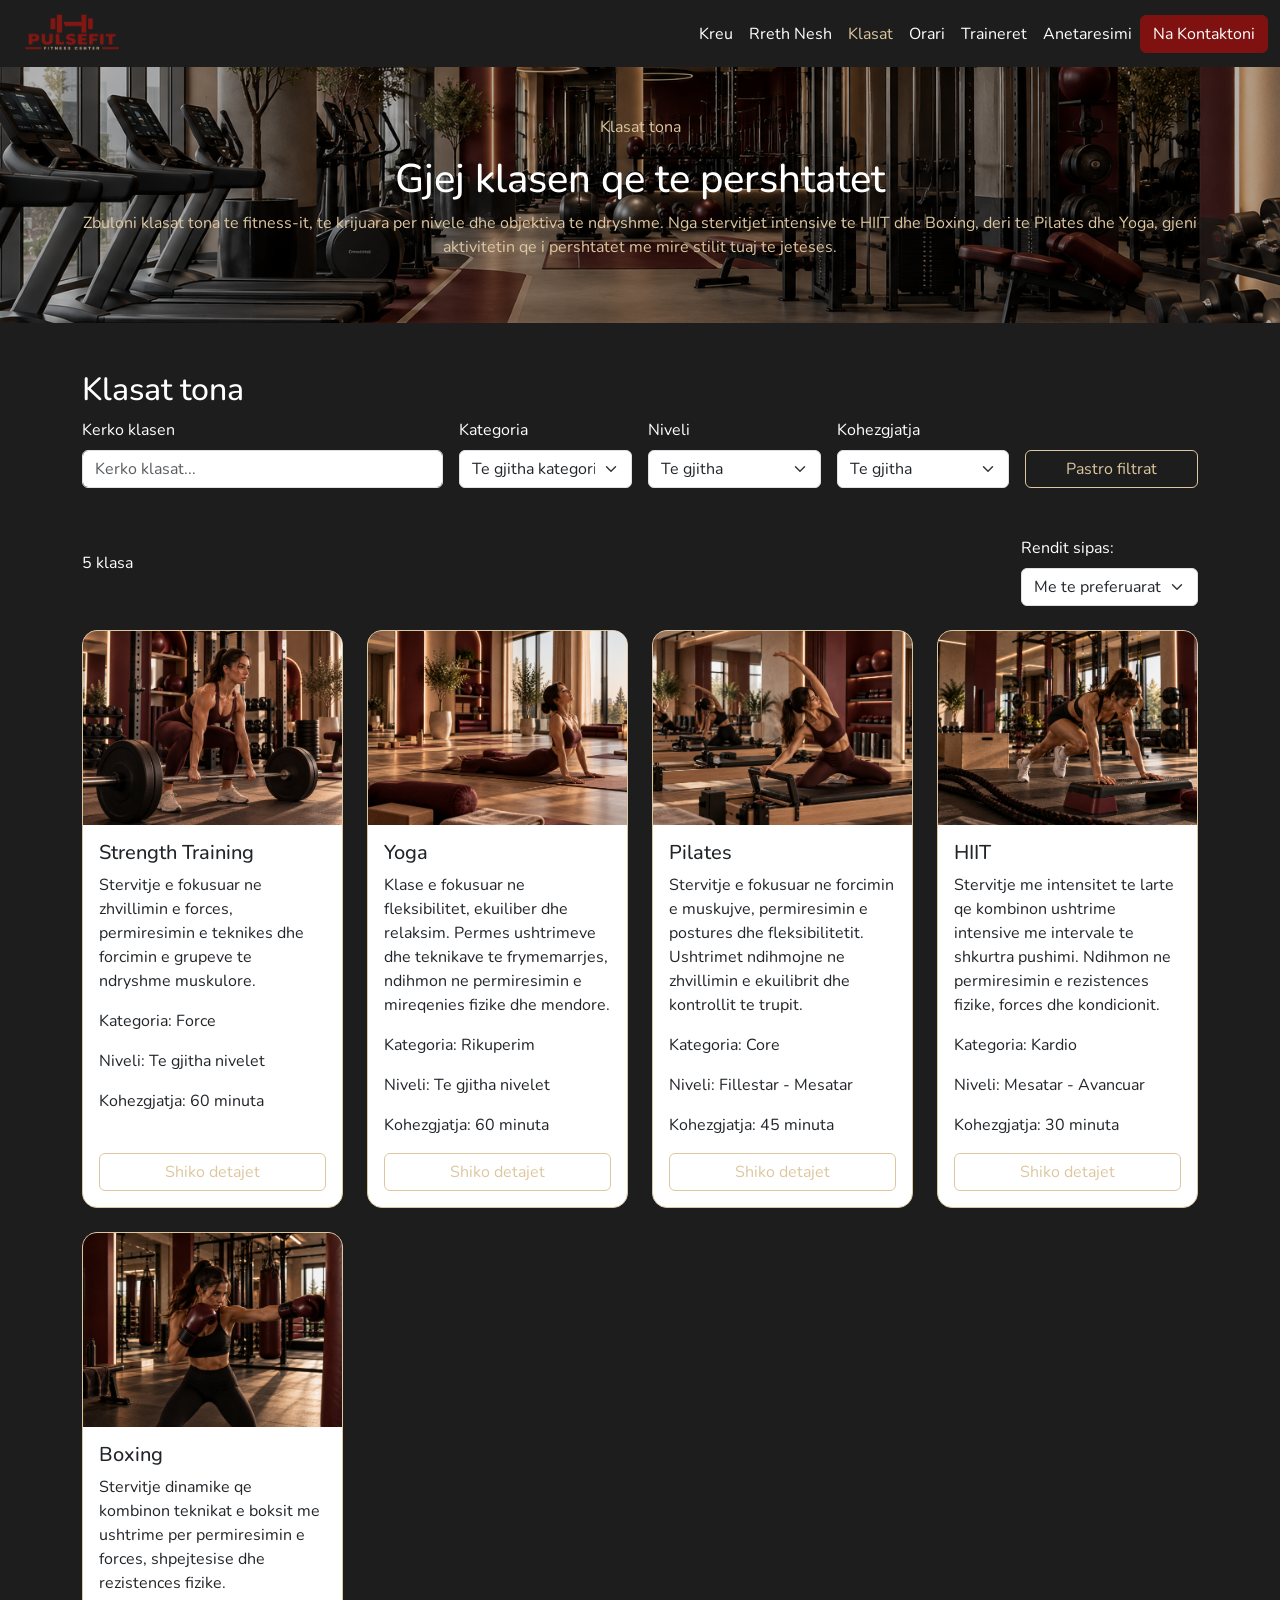
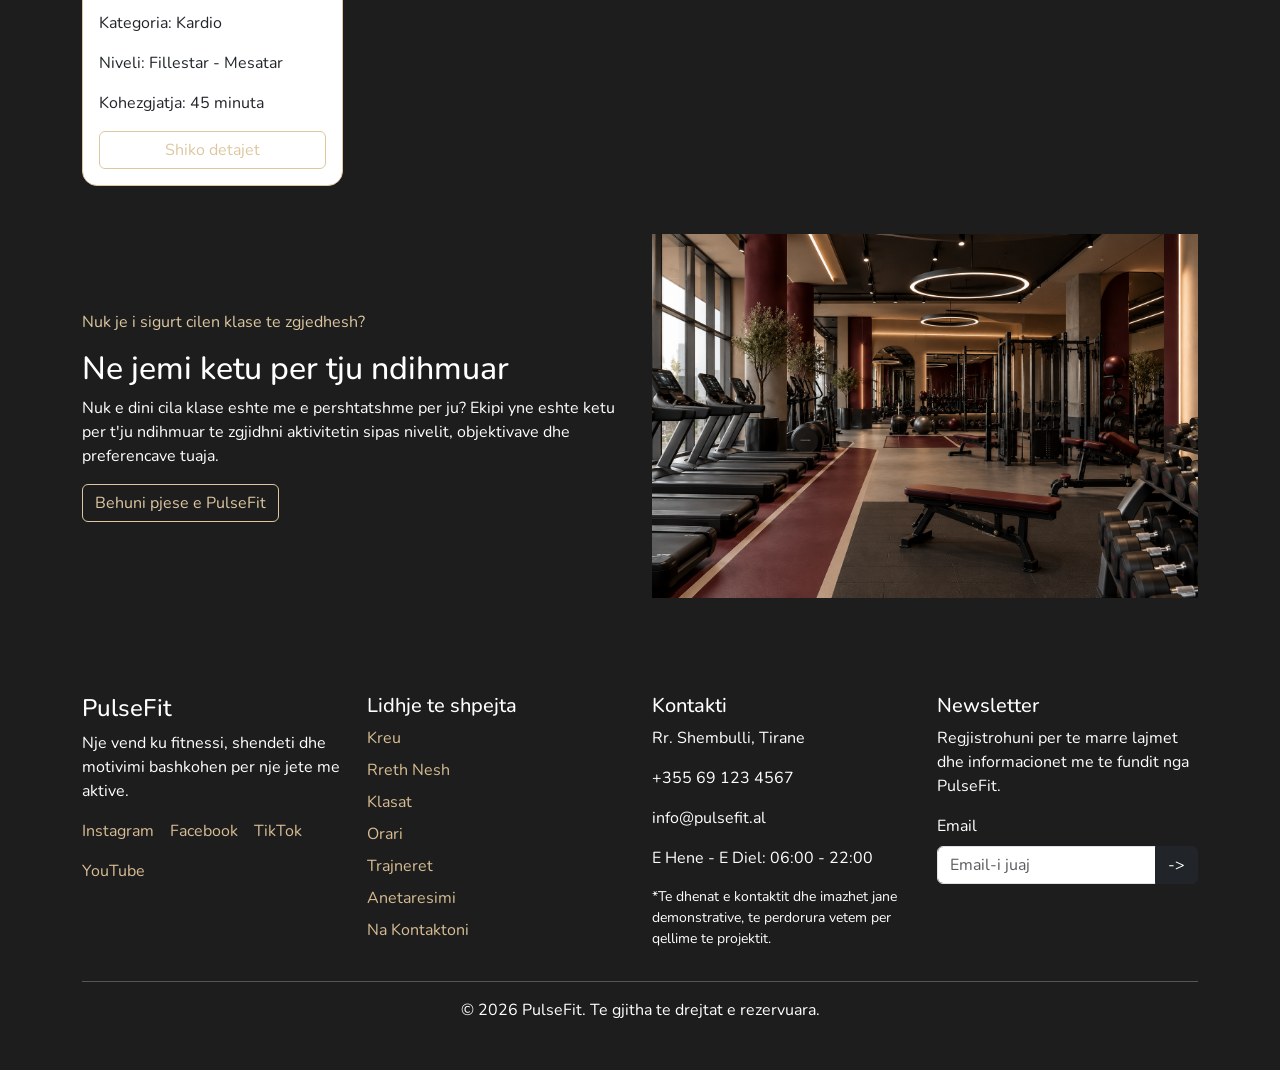
<file: classes.html>
<!DOCTYPE html>
<html lang="sq">

<head>
    <meta charset="UTF-8">
    <meta name="viewport" content="width=device-width, initial-scale=1.0">
    <link href="https://cdn.jsdelivr.net/npm/bootstrap@5.3.8/dist/css/bootstrap.min.css" rel="stylesheet"
        integrity="sha384-sRIl4kxILFvY47J16cr9ZwB07vP4J8+LH7qKQnuqkuIAvNWLzeN8tE5YBujZqJLB" crossorigin="anonymous">
    <link rel="stylesheet" href="assets/css/style.css">
    <title>Klasat - PulseFit</title>
</head>

<body>
    <!-- Nis Navbar -->
    <header>
        <nav class="navbar navbar-expand-lg">
            <div class="container-fluid">
                <a class="navbar-brand" href="index.html">
                    <img src="assets/images/logo.png" alt="PulseFit Logo" class="logo">
                </a>
                <button class="navbar-toggler" type="button" data-bs-toggle="collapse"
                    data-bs-target="#navbarSupportedContent" aria-controls="navbarSupportedContent"
                    aria-expanded="false" aria-label="Toggle navigation">
                    <span class="navbar-toggler-icon"></span>
                </button>
                <div class="collapse navbar-collapse" id="navbarSupportedContent">
                    <ul class="navbar-nav ms-auto mb-2 mb-lg-0">
                        <li class="nav-item">
                            <a class="nav-link " href="index.html">Kreu</a>
                        </li>
                        <li class="nav-item">
                            <a class="nav-link" href="about.html">Rreth Nesh</a>
                        </li>
                        <li class="nav-item">
                            <a class="nav-link active" aria-current="page" href="classes.html">Klasat</a>
                        </li>
                        <li class="nav-item">
                            <a class="nav-link" href="schedule.html">Orari</a>
                        </li>
                        <li class="nav-item">
                            <a class="nav-link" href="trainers.html">Traineret</a>
                        </li>
                        <li class="nav-item">
                            <a class="nav-link" href="membership.html">Anetaresimi</a>
                        </li>
                    </ul>
                    <a href="contact.html" class="btn btn-primary">
                        Na Kontaktoni
                    </a>
                </div>
            </div>
        </nav>
    </header>
    <!-- Fund Navbar -->
    <main>
        <!-- Nis Hero -->
        <section class="banner-classes">
            <div class="py-5">
                <div class="container">
                    <div class="row align-items-center text-center">
                        <p>Klasat tona</p>
                        <h1>Gjej klasen qe te pershtatet</h1>
                        <p> Zbuloni klasat tona te fitness-it, te krijuara
                            per nivele dhe objektiva te ndryshme.
                            Nga stervitjet intensive te HIIT dhe Boxing,
                            deri te Pilates dhe Yoga, gjeni aktivitetin
                            qe i pershtatet me mire stilit tuaj te jeteses.</p>
                    </div>
                </div>
            </div>
        </section>
        <!-- Fund Hero -->
        <!-- Nis Filtrat -->
        <section class="py-5">
            <div class="container">
                <h2>Klasat tona</h2>

                <form>
                    <div class="row g-3 align-items-end">
                        <div class="col-md-4">
                            <label for="search" class="form-label">Kerko klasen</label>
                            <input type="search" id="search" class="form-control" placeholder="Kerko klasat...">
                        </div>
                        <div class="col-md-2">
                            <label for="category" class="form-label">Kategoria</label>
                            <select id="category" class="form-select">
                                <option value="">Te gjitha kategorite</option>
                                <option value="strength">Force</option>
                                <option value="cardio">Kardio</option>
                                <option value="core">Core</option>
                                <option value="recovery">Rikuperim</option>
                            </select>
                        </div>
                        <div class="col-md-2">
                            <label for="level" class="form-label">Niveli</label>
                            <select id="level" class="form-select">
                                <option value="">Te gjitha</option>
                                <option value="beginner">Fillestar</option>
                                <option value="intermediate">Mesatar</option>
                                <option value="advanced">Avancuar</option>
                            </select>
                        </div>
                        <div class="col-md-2">
                            <label for="duration" class="form-label">Kohezgjatja</label>
                            <select id="duration" class="form-select">
                                <option value="">Te gjitha</option>
                                <option value="30">30 minuta</option>
                                <option value="45">45 minuta</option>
                                <option value="60">60 minuta</option>
                            </select>
                        </div>
                        <div class="col-md-2">
                            <button type="reset" class="btn btn-outline-dark w-100">Pastro filtrat</button>
                        </div>

                    </div>
                </form>
            </div>
        </section>
        <!-- Fund Filtrat -->
        <!-- Nis Klasat -->
        <section>
            <div class="container">

                <div class="d-flex flex-column flex-sm-row justify-content-between align-items-sm-center gap-3 mb-4">
                    <p>5 klasa</p>

                    <div>
                        <label for="sort" class="form-label">Rendit sipas:</label>
                        <select id="sort" class="form-select">
                            <option value="popular">Me te preferuarat</option>
                            <option value="name">Emri</option>
                            <option value="duration">Kohezgjatja</option>
                        </select>
                    </div>
                </div>

                <div class="row g-4" id="classes-container">

                    <div class="col-12 col-md-6 col-lg-3">
                        <article class="card h-100">

                            <img src="assets/images/strength.png" class="card-img-top" alt="Klasa Strength Training">

                            <div class="card-body d-flex flex-column">

                                <h2 class="h5 card-title">Strength Training</h2>

                                <p class="card-text">
                                    Stervitje e fokusuar ne zhvillimin e forces,
                                    permiresimin e teknikes dhe forcimin
                                    e grupeve te ndryshme muskulore.
                                </p>

                                <p>Kategoria: Force</p>
                                <p>Niveli: Te gjitha nivelet</p>
                                <p>Kohezgjatja: 60 minuta</p>

                                <a href="class-detail.html?class=strength" class="btn btn-outline-dark mt-auto">
                                    Shiko detajet
                                </a>

                            </div>
                        </article>
                    </div>
                    <div class="col-12 col-md-6 col-lg-3">
                        <article class="card h-100">

                            <img src="assets/images/Yoga.png" class="card-img-top" alt="Klasa Yoga">

                            <div class="card-body d-flex flex-column">

                                <h2 class="h5 card-title">Yoga</h2>

                                <p class="card-text">
                                    Klase e fokusuar ne fleksibilitet,
                                    ekuiliber dhe relaksim.
                                    Permes ushtrimeve dhe teknikave te frymemarrjes,
                                    ndihmon ne permiresimin e mireqenies fizike dhe mendore.
                                </p>

                                <p>Kategoria: Rikuperim</p>
                                <p>Niveli: Te gjitha nivelet</p>
                                <p>Kohezgjatja: 60 minuta</p>

                                <a href="class-detail.html?class=yoga" class="btn btn-outline-dark mt-auto">
                                    Shiko detajet
                                </a>

                            </div>
                        </article>
                    </div>
                    <div class="col-12 col-md-6 col-lg-3">
                        <article class="card h-100">

                            <img src="assets/images/Pilates.png" class="card-img-top" alt="Klasa Pilates">

                            <div class="card-body d-flex flex-column">

                                <h2 class="h5 card-title">Pilates</h2>

                                <p class="card-text">
                                    Stervitje e fokusuar ne forcimin e muskujve,
                                    permiresimin e postures dhe fleksibilitetit.
                                    Ushtrimet ndihmojne ne zhvillimin e ekuilibrit
                                    dhe kontrollit te trupit.
                                </p>

                                <p>Kategoria: Core</p>
                                <p>Niveli: Fillestar - Mesatar</p>
                                <p>Kohezgjatja: 45 minuta</p>

                                <a href="class-detail.html?class=pilates" class="btn btn-outline-dark mt-auto">
                                    Shiko detajet
                                </a>

                            </div>
                        </article>
                    </div>
                    <div class="col-12 col-md-6 col-lg-3">
                        <article class="card h-100">

                            <img src="assets/images/HIIT.png" class="card-img-top" alt="Klasa HIIT">

                            <div class="card-body d-flex flex-column">

                                <h2 class="h5 card-title">HIIT</h2>

                                <p class="card-text">
                                    Stervitje me intensitet te larte qe kombinon
                                    ushtrime intensive me intervale te shkurtra pushimi.
                                    Ndihmon ne permiresimin e rezistences fizike,
                                    forces dhe kondicionit.
                                </p>

                                <p>Kategoria: Kardio</p>
                                <p>Niveli: Mesatar - Avancuar</p>
                                <p>Kohezgjatja: 30 minuta</p>

                                <a href="class-detail.html?class=hiit" class="btn btn-outline-dark mt-auto">
                                    Shiko detajet
                                </a>

                            </div>
                        </article>
                    </div>
                    <div class="col-12 col-md-6 col-lg-3">
                        <article class="card h-100">

                            <img src="assets/images/Boxing.png" class="card-img-top" alt="Klasa Boxing">

                            <div class="card-body d-flex flex-column">

                                <h2 class="h5 card-title">Boxing</h2>

                                <p class="card-text">
                                    Stervitje dinamike qe kombinon teknikat
                                    e boksit me ushtrime per permiresimin
                                    e forces, shpejtesise dhe rezistences fizike.
                                </p>

                                <p>Kategoria: Kardio</p>
                                <p>Niveli: Fillestar - Mesatar</p>
                                <p>Kohezgjatja: 45 minuta</p>

                                <a href="class-detail.html?class=boxing" class="btn btn-outline-dark mt-auto">
                                    Shiko detajet
                                </a>

                            </div>
                        </article>
                    </div>
                </div>
            </div>
        </section>
        <!-- Fund Klasat -->
        <!-- Nis Help -->
        <section class="help-classes">
            <div class="py-5">
                <div class="container">
                    <div class="row align-items-center">

                        <div class="col-md-6">
                            <p>Nuk je i sigurt cilen klase te zgjedhesh?</p>
                            <h2>Ne jemi ketu per tju ndihmuar</h2>
                            <p>Nuk e dini cila klase eshte me e pershtatshme per ju?
                                Ekipi yne eshte ketu per t'ju ndihmuar te zgjidhni
                                aktivitetin sipas nivelit, objektivave dhe
                                preferencave tuaja.</p>
                            <a href="contact.html" class="btn btn-outline-primary">Behuni pjese e PulseFit</a>
                        </div>

                        <div class="col-md-6">
                            <img src="assets/images/PulseFit.png" class="img-fluid" alt="Foto">
                        </div>
                    </div>
                </div>
            </div>
        </section>
        <!-- Fund Help -->
    </main>
    <!-- Nis Footer -->
    <footer class="footer">
        <div class="py-5">
            <div class="container">
                <div class="row g-4">

                    <div class="col-md-3">
                        <h2 class="h4">PulseFit</h2>
                        <p>Nje vend ku fitnessi, shendeti dhe motivimi bashkohen per nje jete me aktive.</p>
                        <div class="d-flex flex-wrap gap-3">
                            <a href="#">Instagram</a>
                            <a href="#">Facebook</a>
                            <a href="#">TikTok</a>
                            <a href="#">YouTube</a>
                        </div>
                    </div>

                    <!-- Quick Links -->
                    <div class="col-md-3">
                        <h3 class="h5">Lidhje te shpejta</h3>
                        <nav aria-label="Navigimi ne fund te faqes">
                            <ul class="list-unstyled">
                                <li><a href="index.html">Kreu</a></li>
                                <li><a href="about.html">Rreth Nesh</a></li>
                                <li><a href="classes.html">Klasat</a></li>
                                <li><a href="schedule.html">Orari</a></li>
                                <li><a href="trainers.html">Trajneret</a></li>
                                <li><a href="membership.html">Anetaresimi</a></li>
                                <li><a href="contact.html">Na Kontaktoni</a></li>
                            </ul>
                        </nav>
                    </div>

                    <!-- Kontakt -->
                    <div class="col-md-3">
                        <h3 class="h5">Kontakti</h3>
                        <p>Rr. Shembulli, Tirane</p>
                        <p>+355 69 123 4567</p>
                        <p>info@pulsefit.al</p>
                        <p>E Hene - E Diel: 06:00 - 22:00</p>
                        <p class="small">
                            *Te dhenat e kontaktit dhe imazhet jane demonstrative,
                            te perdorura vetem per qellime te projektit.
                        </p>
                    </div>

                    <!-- Newsletter -->
                    <div class="col-md-3">
                        <h3 class="h5">Newsletter</h3>
                        <p>Regjistrohuni per te marre lajmet dhe informacionet me te fundit nga PulseFit.</p>

                        <form>
                            <label for="newsletter-email" class="form-label">Email</label>
                            <div class="input-group">
                                <input type="email" class="form-control" id="newsletter-email"
                                    placeholder="Email-i juaj" required>
                                <button class="btn btn-dark" type="submit"> -> </button>
                            </div>
                        </form>
                    </div>
                </div>
            </div>
            <div class="container">
                <hr>
                <p class="text-center mb-0">&copy; 2026 PulseFit. Te gjitha te drejtat e rezervuara.</p>
            </div>
        </div>
    </footer>
    <!-- fund Footer -->

    <script src="https://cdn.jsdelivr.net/npm/bootstrap@5.3.8/dist/js/bootstrap.bundle.min.js"
        integrity="sha384-FKyoEForCGlyvwx9Hj09JcYn3nv7wiPVlz7YYwJrWVcXK/BmnVDxM+D2scQbITxI"
        crossorigin="anonymous"></script>
    <script src="assets/js/script.js"></script>
    <script src="assets/js/data.js"></script>
    <script src="assets/js/main.js"></script>
</body>

</html>
</file>
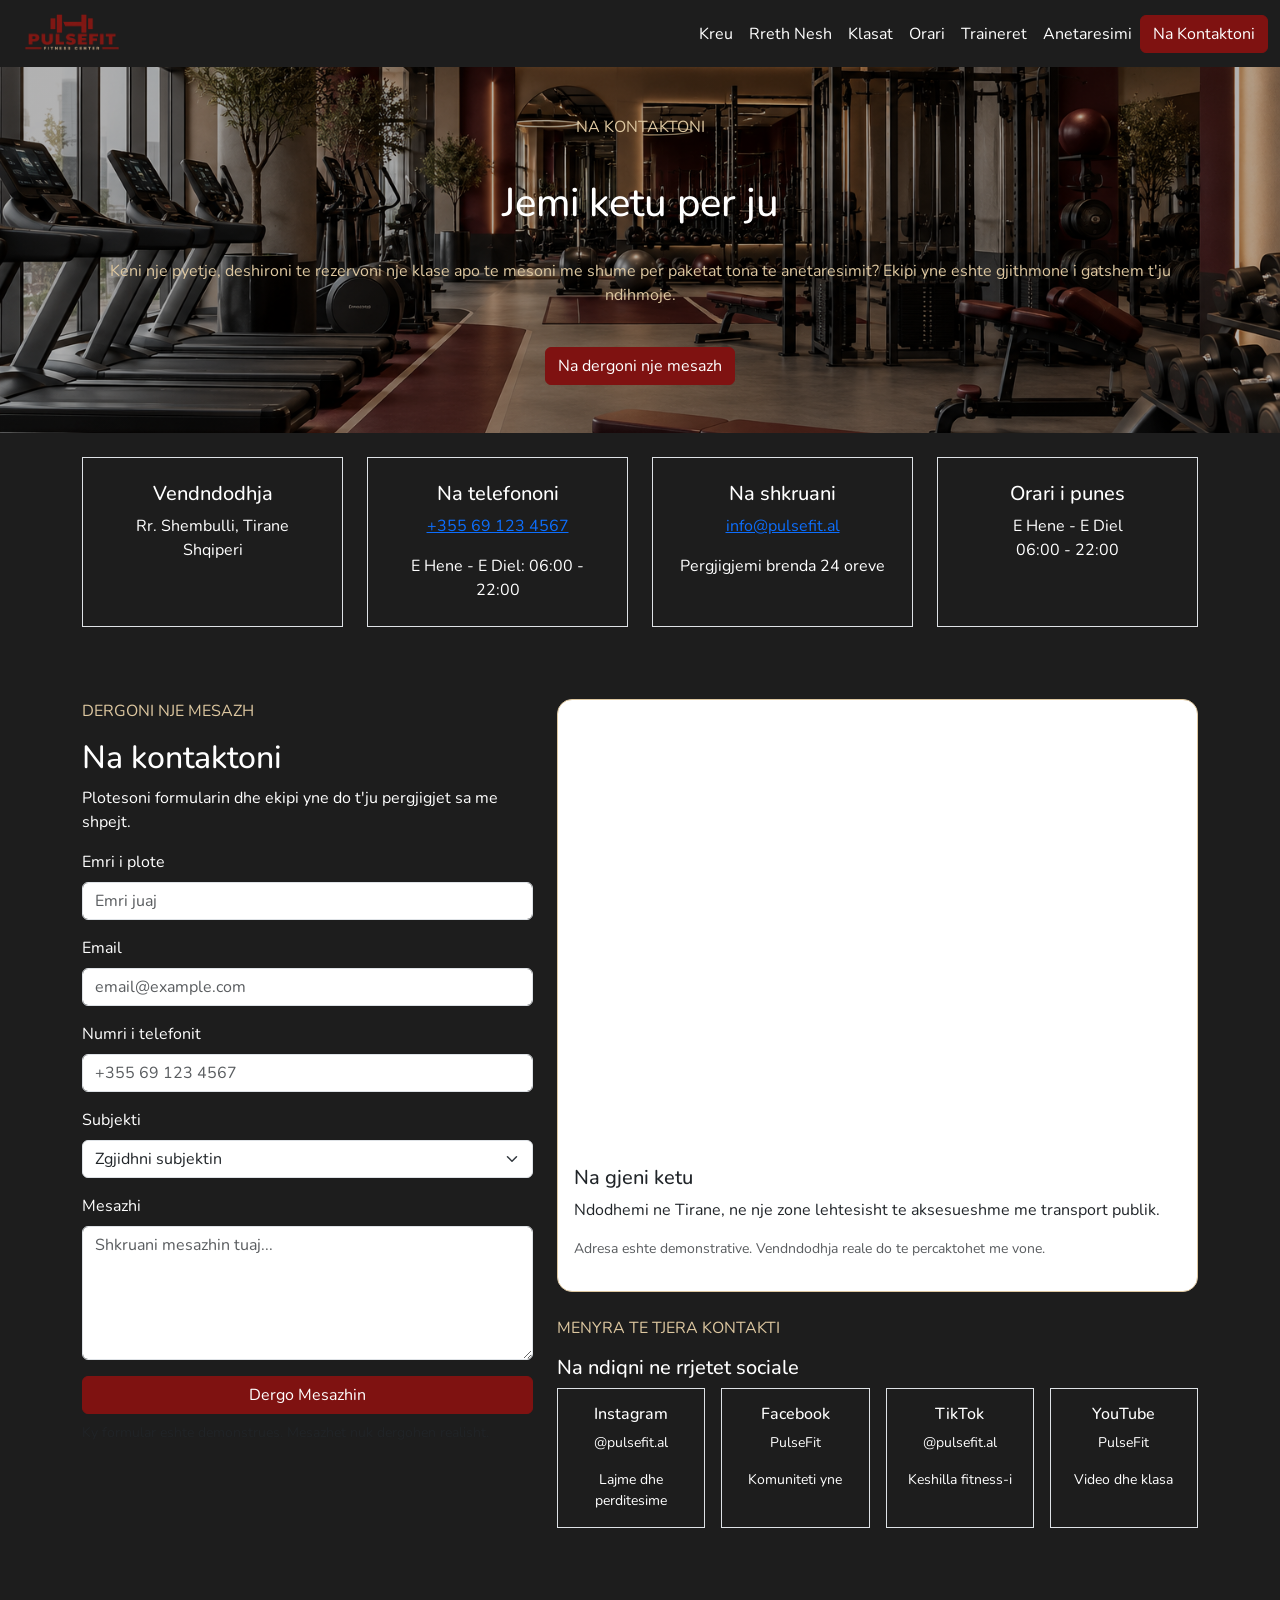
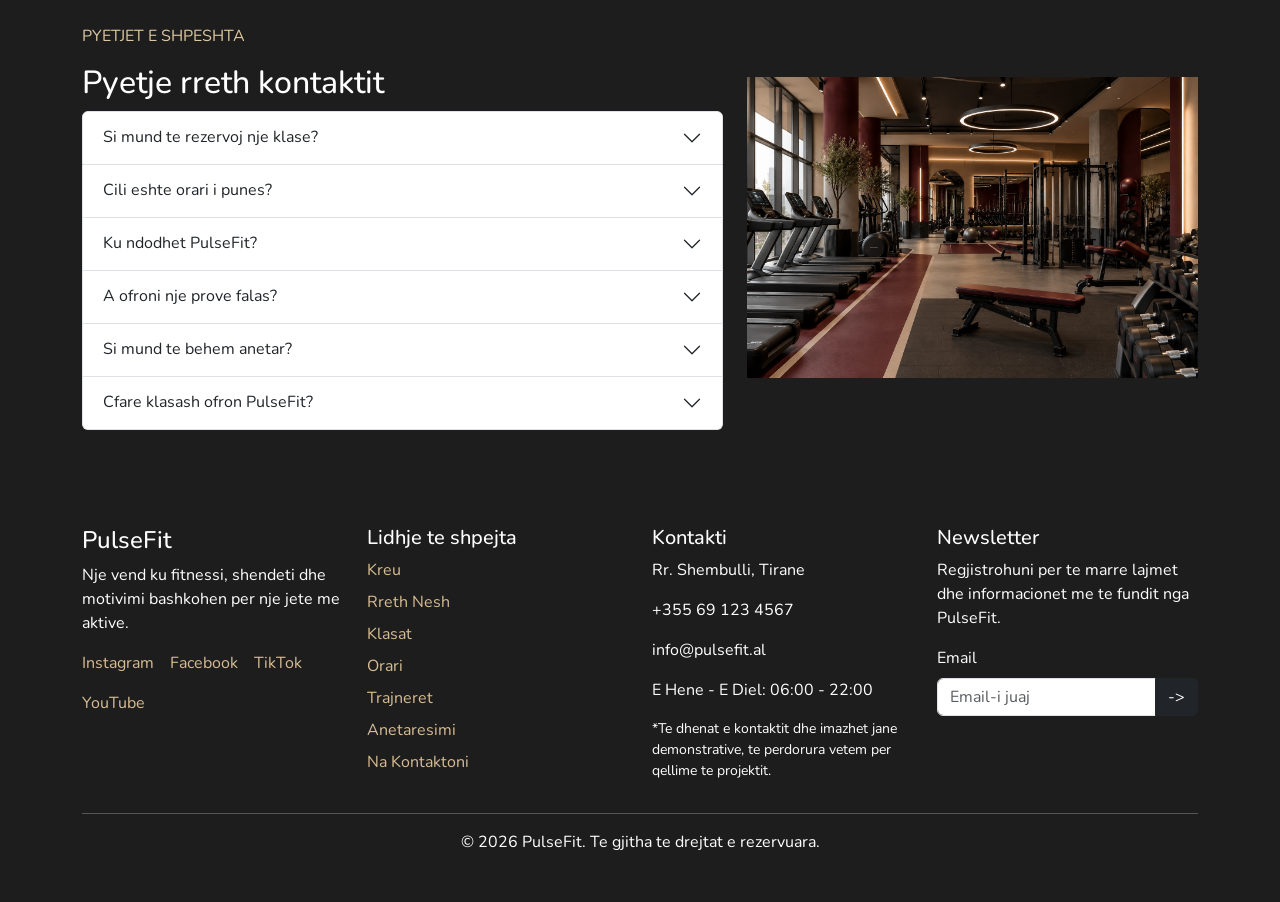
<file: contact.html>
<!DOCTYPE html>
<html lang="sq">

<head>
    <meta charset="UTF-8">
    <meta name="viewport" content="width=device-width, initial-scale=1.0">
    <link href="https://cdn.jsdelivr.net/npm/bootstrap@5.3.8/dist/css/bootstrap.min.css" rel="stylesheet"
        integrity="sha384-sRIl4kxILFvY47J16cr9ZwB07vP4J8+LH7qKQnuqkuIAvNWLzeN8tE5YBujZqJLB" crossorigin="anonymous">
    <link rel="stylesheet" href="assets/css/style.css">
    <title>Kontakt - PulseFit</title>
</head>

<body>
    <!-- Nis Navbar -->
    <header>
        <nav class="navbar navbar-expand-lg">
            <div class="container-fluid">
                <a class="navbar-brand" href="index.html">
                    <img src="assets/images/logo.png" alt="PulseFit Logo" class="logo">
                </a>
                <button class="navbar-toggler" type="button" data-bs-toggle="collapse"
                    data-bs-target="#navbarSupportedContent" aria-controls="navbarSupportedContent"
                    aria-expanded="false" aria-label="Toggle navigation">
                    <span class="navbar-toggler-icon"></span>
                </button>
                <div class="collapse navbar-collapse" id="navbarSupportedContent">
                    <ul class="navbar-nav ms-auto mb-2 mb-lg-0">
                        <li class="nav-item">
                            <a class="nav-link" href="index.html">Kreu</a>
                        </li>
                        <li class="nav-item">
                            <a class="nav-link" href="about.html">Rreth Nesh</a>
                        </li>
                        <li class="nav-item">
                            <a class="nav-link" href="classes.html">Klasat</a>
                        </li>
                        <li class="nav-item">
                            <a class="nav-link" href="schedule.html">Orari</a>
                        </li>
                        <li class="nav-item">
                            <a class="nav-link" href="trainers.html">Traineret</a>
                        </li>
                        <li class="nav-item">
                            <a class="nav-link" href="membership.html">Anetaresimi</a>
                        </li>
                    </ul>
                    <a href="contact.html" class="btn btn-primary">
                        Na Kontaktoni
                    </a>
                </div>
            </div>
        </nav>
    </header>
    <!-- Fund Navbar -->
    <main>
        <!-- Nis Hero -->
        <section class="banner-contact">
            <div class="py-5">
                <div class="container">
                    <div class="row align-items-center text-center g-4">
                        <p>NA KONTAKTONI</p>
                        <h1>Jemi ketu per ju</h1>
                        <p>Keni nje pyetje, deshironi te rezervoni
                            nje klase apo te mesoni me shume per
                            paketat tona te anetaresimit?
                            Ekipi yne eshte gjithmone i gatshem
                            t'ju ndihmoje.</p>
                        <div class="d-flex flex-column flex-sm-row justify-content-center gap-3">
                            <a href="#formulari" class="btn btn-dark">Na dergoni nje mesazh</a>
                        </div>
                    </div>
                </div>
            </div>
        </section>
        <!-- Fund Hero -->
        <!-- Nis Informacionet e Kontaktit -->
        <section class="py-4">
            <div class="container">
                <div class="row g-4 text-center">

                    <div class="col-md-6 col-lg-3">
                        <article class="p-4 border h-100">
                            <h2 class="h5">Vendndodhja</h2>

                            <p class="mb-0">
                                Rr. Shembulli, Tirane
                            </p>
                            <p class="mb-0">Shqiperi</p>
                        </article>
                    </div>


                    <div class="col-md-6 col-lg-3">
                        <article class="p-4 border h-100">
                            <h2 class="h5">Na telefononi</h2>

                            <p>
                                <a href="tel:+355691234567">
                                    +355 69 123 4567
                                </a>
                            </p>

                            <p class="mb-0">
                                E Hene - E Diel: 06:00 - 22:00
                            </p>
                        </article>
                    </div>

                    <div class="col-md-6 col-lg-3">
                        <article class="p-4 border h-100">
                            <h2 class="h5">Na shkruani</h2>

                            <p>
                                <a href="mailto:info@pulsefit.al">
                                    info@pulsefit.al
                                </a>
                            </p>

                            <p class="mb-0">
                                Pergjigjemi brenda 24 oreve
                            </p>
                        </article>
                    </div>


                    <div class="col-md-6 col-lg-3">
                        <article class="p-4 border h-100">
                            <h2 class="h5">Orari i punes</h2>

                            <p class="mb-0">
                                E Hene - E Diel
                            </p>
                            <p class="mb-0">
                                06:00 - 22:00
                            </p>
                        </article>
                    </div>

                </div>
            </div>
        </section>
        <!-- Fund Informacionet e Kontaktit -->

        <!-- Nis Formulari dhe Vendndodhja -->
        <section class="py-5" id="formulari">
            <div class="container">
                <div class="row g-4">

                    <div class="col-lg-5 formulari-contact">
                        <!-- Formulari -->

                        <p>DERGONI NJE MESAZH</p>
                        <h2>Na kontaktoni</h2>

                        <p>
                            Plotesoni formularin dhe ekipi yne
                            do t'ju pergjigjet sa me shpejt.
                        </p>

                        <form id="contact-form">


                            <div class="mb-3">
                                <label for="contact-name" class="form-label">
                                    Emri i plote
                                </label>

                                <input type="text" id="contact-name" name="fullName" class="form-control"
                                    placeholder="Emri juaj" autocomplete="name" required>
                            </div>


                            <div class="mb-3">
                                <label for="contact-email" class="form-label">
                                    Email
                                </label>

                                <input type="email" id="contact-email" name="email" class="form-control"
                                    placeholder="email@example.com" autocomplete="email" required>
                            </div>


                            <div class="mb-3">
                                <label for="contact-phone" class="form-label">
                                    Numri i telefonit
                                </label>

                                <input type="tel" id="contact-phone" name="phone" class="form-control"
                                    placeholder="+355 69 123 4567" autocomplete="tel">
                            </div>


                            <div class="mb-3">
                                <label for="contact-subject" class="form-label">
                                    Subjekti
                                </label>

                                <select id="contact-subject" name="subject" class="form-select" required>

                                    <option value="">
                                        Zgjidhni subjektin
                                    </option>

                                    <option value="membership">
                                        Anetaresimi
                                    </option>

                                    <option value="classes">
                                        Klasat dhe oraret
                                    </option>

                                    <option value="trainers">
                                        Trajneret
                                    </option>

                                    <option value="other">
                                        Pyetje tjeter
                                    </option>

                                </select>
                            </div>


                            <div class="mb-3">
                                <label for="contact-message" class="form-label">
                                    Mesazhi
                                </label>

                                <textarea id="contact-message" name="message" class="form-control" rows="5"
                                    placeholder="Shkruani mesazhin tuaj..." required></textarea>
                            </div>

                            <button type="submit" class="btn btn-dark w-100">
                                Dergo Mesazhin
                            </button>

                            <p class="small text-muted mt-2">
                                Ky formular eshte demonstrues.
                                Mesazhet nuk dergohen realisht.
                            </p>

                        </form>
                    </div>

                    <div class="col-lg-7">

                        <article class="card mb-4">

                            <iframe
                                src="https://www.google.com/maps/embed?pb=!1m18!1m12!1m3!1d95868.2159231733!2d19.817823200000003!3d41.333184700000004!2m3!1f0!2f0!3f0!3m2!1i1024!2i768!4f13.1!3m3!1m2!1s0x1350310470fac5db%3A0x40092af10653720!2sTiran%C3%AB%2C%20Albania!5e0!3m2!1sen!2s!4v1793109642914!5m2!1sen!2s"
                                width="100%" height="450" style="border:0;" allowfullscreen="" loading="lazy"
                                referrerpolicy="strict-origin-when-cross-origin"></iframe>

                            <div class="card-body">
                                <h3 class="h5">Na gjeni ketu</h3>

                                <p>
                                    Ndodhemi ne Tirane, ne nje zone
                                    lehtesisht te aksesueshme me
                                    transport publik.
                                </p>

                                <p class="small text-muted">
                                    Adresa eshte demonstrative.
                                    Vendndodhja reale do te
                                    percaktohet me vone.
                                </p>
                            </div>
                        </article>


                        <div class="menyrakontakti-contact">
                            <p>MENYRA TE TJERA KONTAKTI</p>
                            <h3 class="h5">Na ndiqni ne rrjetet sociale</h3>

                            <div class="row g-3 text-center">

                                <div class="col-6 col-md-3">
                                    <article class="border p-3 h-100">
                                        <h4 class="h6">Instagram</h4>
                                        <p class="small">@pulsefit.al</p>
                                        <p class="small mb-0">
                                            Lajme dhe perditesime
                                        </p>
                                    </article>
                                </div>

                                <div class="col-6 col-md-3">
                                    <article class="border p-3 h-100">
                                        <h4 class="h6">Facebook</h4>
                                        <p class="small">PulseFit</p>
                                        <p class="small mb-0">
                                            Komuniteti yne
                                        </p>
                                    </article>
                                </div>

                                <div class="col-6 col-md-3">
                                    <article class="border p-3 h-100">
                                        <h4 class="h6">TikTok</h4>
                                        <p class="small">@pulsefit.al</p>
                                        <p class="small mb-0">
                                            Keshilla fitness-i
                                        </p>
                                    </article>
                                </div>

                                <div class="col-6 col-md-3">
                                    <article class="border p-3 h-100">
                                        <h4 class="h6">YouTube</h4>
                                        <p class="small">PulseFit</p>
                                        <p class="small mb-0">
                                            Video dhe klasa
                                        </p>
                                    </article>
                                </div>

                            </div>
                        </div>


                    </div>

                </div>
            </div>
        </section>
        <!-- Fund Formulari dhe Vendndodhja -->
        <!-- Nis FAQ -->
        <section class="faq-contact">
            <div class="py-5">
                <div class="container">
                    <div class="row g-4 align-items-center">

                        <div class="col-md-7">

                            <p>PYETJET E SHPESHTA</p>
                            <h2>Pyetje rreth kontaktit</h2>

                            <div class="accordion" id="contactFAQ">

                                <div class="accordion-item">
                                    <h3 class="accordion-header" id="contact-heading-1">
                                        <button class="accordion-button collapsed" type="button"
                                            data-bs-toggle="collapse" data-bs-target="#contact-answer-1"
                                            aria-expanded="false" aria-controls="contact-answer-1">
                                            Si mund te rezervoj nje klase?
                                        </button>
                                    </h3>

                                    <div id="contact-answer-1" class="accordion-collapse collapse"
                                        aria-labelledby="contact-heading-1" data-bs-parent="#contactFAQ">

                                        <div class="accordion-body">
                                            Mund te shikoni klasat dhe oraret
                                            ne faqen tone dhe te na kontaktoni
                                            per me shume informacion.
                                        </div>
                                    </div>
                                </div>

                                <div class="accordion-item">
                                    <h3 class="accordion-header" id="contact-heading-2">
                                        <button class="accordion-button collapsed" type="button"
                                            data-bs-toggle="collapse" data-bs-target="#contact-answer-2"
                                            aria-expanded="false" aria-controls="contact-answer-2">
                                            Cili eshte orari i punes?
                                        </button>
                                    </h3>

                                    <div id="contact-answer-2" class="accordion-collapse collapse"
                                        aria-labelledby="contact-heading-2" data-bs-parent="#contactFAQ">

                                        <div class="accordion-body">
                                            Jemi te hapur nga e Hena
                                            deri te Dielen,
                                            nga ora 06:00 deri ne 22:00.
                                        </div>
                                    </div>
                                </div>

                                <div class="accordion-item">
                                    <h3 class="accordion-header" id="contact-heading-3">
                                        <button class="accordion-button collapsed" type="button"
                                            data-bs-toggle="collapse" data-bs-target="#contact-answer-3"
                                            aria-expanded="false" aria-controls="contact-answer-3">
                                            Ku ndodhet PulseFit?
                                        </button>
                                    </h3>

                                    <div id="contact-answer-3" class="accordion-collapse collapse"
                                        aria-labelledby="contact-heading-3" data-bs-parent="#contactFAQ">

                                        <div class="accordion-body">
                                            Vendndodhja demonstrative eshte
                                            ne Tirane. Adresa perfundimtare
                                            do te vendoset me vone.
                                        </div>
                                    </div>
                                </div>

                                <div class="accordion-item">
                                    <h3 class="accordion-header" id="contact-heading-4">
                                        <button class="accordion-button collapsed" type="button"
                                            data-bs-toggle="collapse" data-bs-target="#contact-answer-4"
                                            aria-expanded="false" aria-controls="contact-answer-4">
                                            A ofroni nje prove falas?
                                        </button>
                                    </h3>

                                    <div id="contact-answer-4" class="accordion-collapse collapse"
                                        aria-labelledby="contact-heading-4" data-bs-parent="#contactFAQ">

                                        <div class="accordion-body">
                                            Per informacion rreth provave
                                            falas, ju lutemi kontaktoni
                                            ekipin tone.
                                        </div>
                                    </div>
                                </div>

                                <div class="accordion-item">
                                    <h3 class="accordion-header" id="contact-heading-5">
                                        <button class="accordion-button collapsed" type="button"
                                            data-bs-toggle="collapse" data-bs-target="#contact-answer-5"
                                            aria-expanded="false" aria-controls="contact-answer-5">
                                            Si mund te behem anetar?
                                        </button>
                                    </h3>

                                    <div id="contact-answer-5" class="accordion-collapse collapse"
                                        aria-labelledby="contact-heading-5" data-bs-parent="#contactFAQ">

                                        <div class="accordion-body">
                                            Vizitoni faqen e
                                            <a href="membership.html">
                                                anetaresimit
                                            </a>
                                            per te pare paketat dhe
                                            per te plotesuar formularin.
                                        </div>
                                    </div>
                                </div>
                                <div class="accordion-item">
                                    <h3 class="accordion-header" id="contact-heading-6">
                                        <button class="accordion-button collapsed" type="button"
                                            data-bs-toggle="collapse" data-bs-target="#contact-answer-6"
                                            aria-expanded="false" aria-controls="contact-answer-6">
                                            Cfare klasash ofron PulseFit?
                                        </button>
                                    </h3>

                                    <div id="contact-answer-6" class="accordion-collapse collapse"
                                        aria-labelledby="contact-heading-6" data-bs-parent="#contactFAQ">

                                        <div class="accordion-body">
                                            PulseFit ofron Strength Training, Yoga,
                                            Pilates, HIIT dhe Boxing.
                                            Per me shume informacion,
                                            vizitoni faqen.
                                            <a href="classes.html">Klasat</a>.
                                        </div>
                                    </div>
                                </div>

                            </div>
                        </div>

                        <div class="col-md-5">
                            <img src="assets/images/PulseFit.png" class="img-fluid"
                                alt="Ambientet e brendshme te PulseFit">
                        </div>

                    </div>
                </div>
            </div>
        </section>
        <!-- Fund FAQ -->
    </main>
    <!-- Nis Footer -->
    <footer class="footer">
        <div class="py-5">
            <div class="container">
                <div class="row g-4">

                    <div class="col-12 col-md-6 col-xl-3">
                        <h2 class="h4">PulseFit</h2>
                        <p>Nje vend ku fitnessi, shendeti dhe motivimi
                            bashkohen per nje jete me aktive.</p>
                        <div class="d-flex flex-wrap gap-3">
                            <a href="#">Instagram</a>
                            <a href="#">Facebook</a>
                            <a href="#">TikTok</a>
                            <a href="#">YouTube</a>
                        </div>
                    </div>

                    <!-- Quick Links -->
                    <div class="col-12 col-md-6 col-xl-3">
                        <h3 class="h5">Lidhje te shpejta</h3>
                        <nav aria-label="Navigimi ne fund te faqes">
                            <ul class="list-unstyled">
                                <li><a href="index.html">Kreu</a></li>
                                <li><a href="about.html">Rreth Nesh</a></li>
                                <li><a href="classes.html">Klasat</a></li>
                                <li><a href="schedule.html">Orari</a></li>
                                <li><a href="trainers.html">Trajneret</a></li>
                                <li><a href="membership.html">Anetaresimi</a></li>
                                <li><a href="contact.html">Na Kontaktoni</a></li>
                            </ul>
                        </nav>
                    </div>

                    <!-- Kontakt -->
                    <div class="col-12 col-md-6 col-xl-3">
                        <h3 class="h5">Kontakti</h3>
                        <p>Rr. Shembulli, Tirane</p>
                        <p>+355 69 123 4567</p>
                        <p>info@pulsefit.al</p>
                        <p>E Hene - E Diel: 06:00 - 22:00</p>
                        <p class="small">
                            *Te dhenat e kontaktit dhe imazhet jane demonstrative,
                            te perdorura vetem per qellime te projektit.
                        </p>
                    </div>

                    <!-- Newsletter -->
                    <div class="col-12 col-md-6 col-xl-3">
                        <h3 class="h5">Newsletter</h3>
                        <p>Regjistrohuni per te marre lajmet dhe
                            informacionet me te fundit nga PulseFit.</p>

                        <form>
                            <label for="newsletter-email" class="form-label">Email</label>
                            <div class="input-group">
                                <input type="email" class="form-control" id="newsletter-email"
                                    placeholder="Email-i juaj" required>
                                <button class="btn btn-dark" type="submit"> -> </button>
                            </div>
                        </form>
                    </div>
                </div>
            </div>
            <div class="container">
                <hr>
                <p class="text-center mb-0">&copy; 2026 PulseFit. Te gjitha te drejtat e rezervuara.</p>
            </div>
        </div>
    </footer>
    <!-- fund Footer -->

    <!-- Boostrap JS -->
    <script src="https://cdn.jsdelivr.net/npm/bootstrap@5.3.8/dist/js/bootstrap.bundle.min.js"
        integrity="sha384-FKyoEForCGlyvwx9Hj09JcYn3nv7wiPVlz7YYwJrWVcXK/BmnVDxM+D2scQbITxI"
        crossorigin="anonymous"></script>
    <!-- JS -->
    <script src="assets/js/script.js"></script>

</body>

</html>
</file>
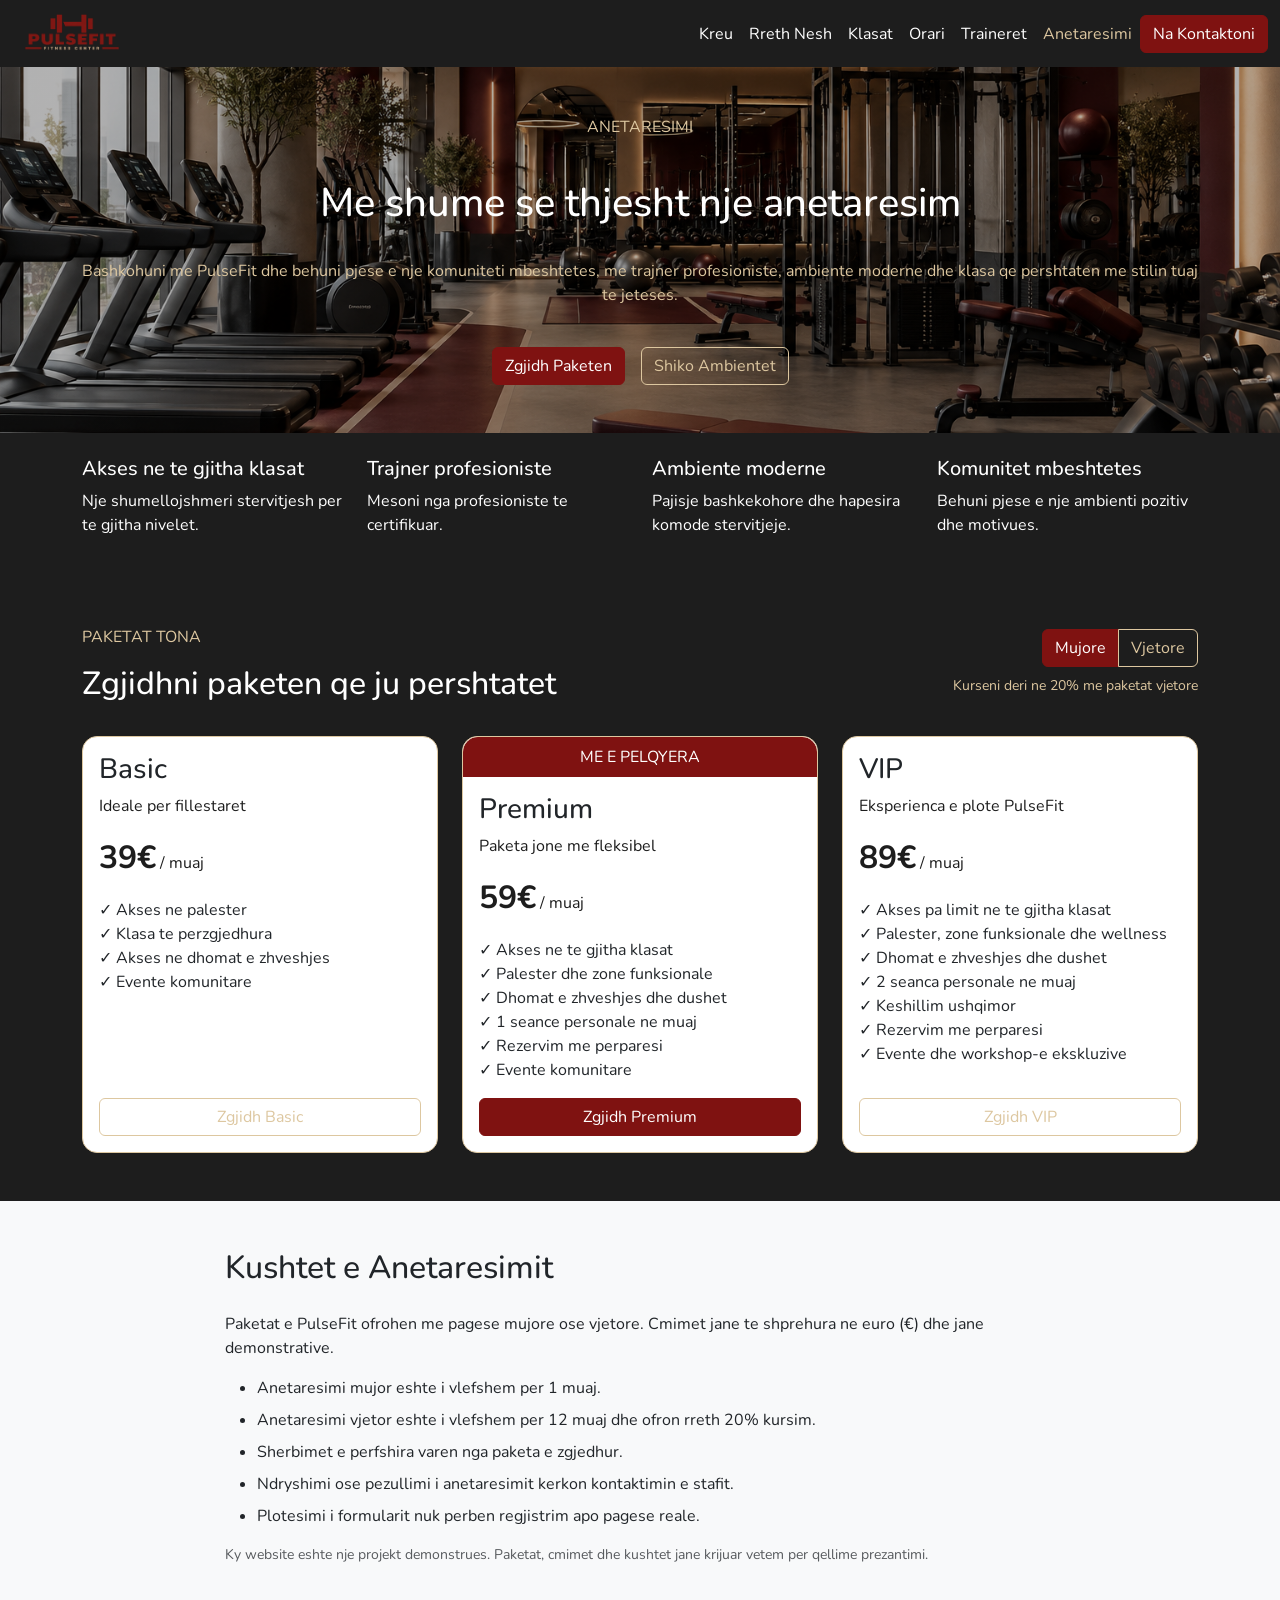
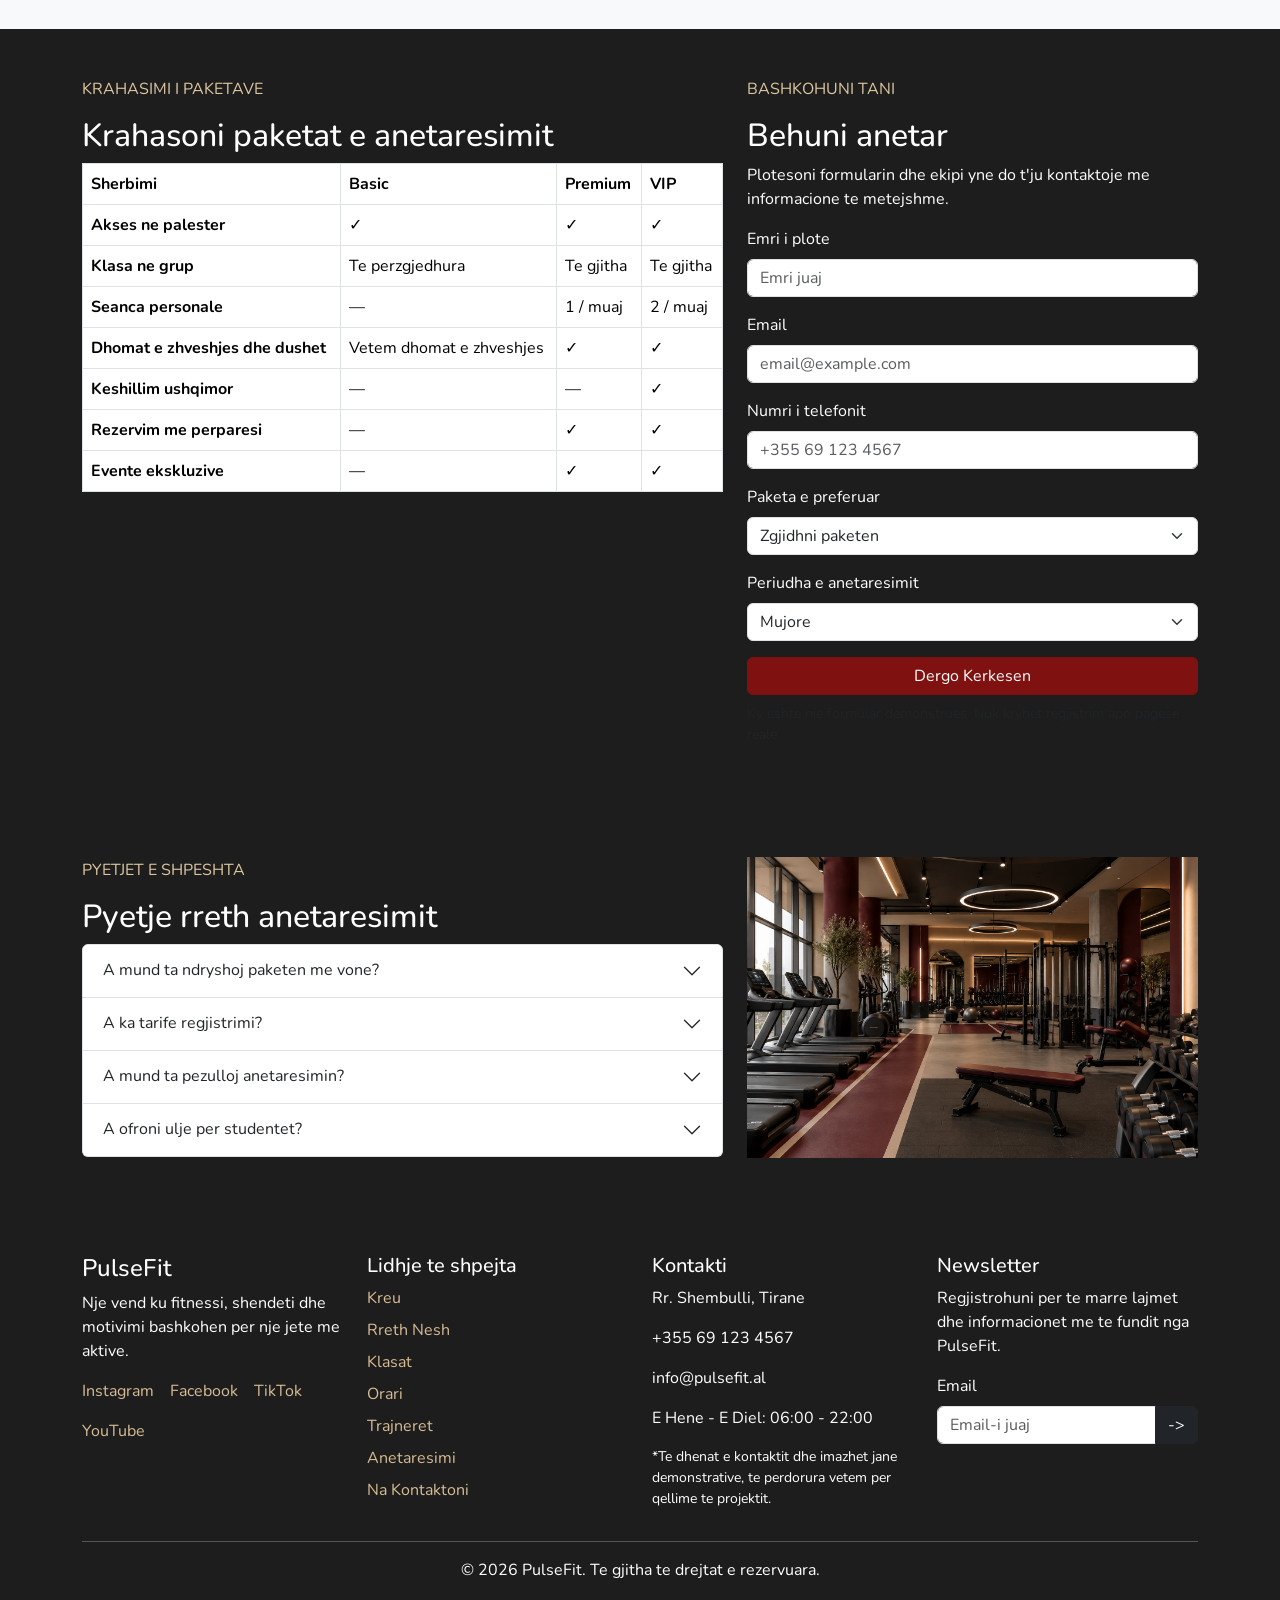
<file: membership.html>
<!DOCTYPE html>
<html lang="sq">

<head>
    <meta charset="UTF-8">
    <meta name="viewport" content="width=device-width, initial-scale=1.0">
    <link href="https://cdn.jsdelivr.net/npm/bootstrap@5.3.8/dist/css/bootstrap.min.css" rel="stylesheet"
        integrity="sha384-sRIl4kxILFvY47J16cr9ZwB07vP4J8+LH7qKQnuqkuIAvNWLzeN8tE5YBujZqJLB" crossorigin="anonymous">
    <link rel="stylesheet" href="assets/css/style.css">
    <title>Anetaresimi - PulseFit</title>
</head>

<body>
    <!-- Nis Navbar -->
    <header>
        <nav class="navbar navbar-expand-lg">
            <div class="container-fluid">
                <a class="navbar-brand" href="index.html">
                    <img src="assets/images/logo.png" alt="PulseFit Logo" class="logo">
                </a>
                <button class="navbar-toggler" type="button" data-bs-toggle="collapse"
                    data-bs-target="#navbarSupportedContent" aria-controls="navbarSupportedContent"
                    aria-expanded="false" aria-label="Toggle navigation">
                    <span class="navbar-toggler-icon"></span>
                </button>
                <div class="collapse navbar-collapse" id="navbarSupportedContent">
                    <ul class="navbar-nav ms-auto mb-2 mb-lg-0">
                        <li class="nav-item">
                            <a class="nav-link" href="index.html">Kreu</a>
                        </li>
                        <li class="nav-item">
                            <a class="nav-link" href="about.html">Rreth Nesh</a>
                        </li>
                        <li class="nav-item">
                            <a class="nav-link" href="classes.html">Klasat</a>
                        </li>
                        <li class="nav-item">
                            <a class="nav-link" href="schedule.html">Orari</a>
                        </li>
                        <li class="nav-item">
                            <a class="nav-link" href="trainers.html">Traineret</a>
                        </li>
                        <li class="nav-item">
                            <a class="nav-link active" aria-current="page" href="membership.html">Anetaresimi</a>
                        </li>
                    </ul>
                    <a href="contact.html" class="btn btn-primary">
                        Na Kontaktoni
                    </a>
                </div>
            </div>
        </nav>
    </header>
    <!-- Fund Navbar -->
    <main>
        <!-- Nis Hero -->
        <section class="banner-membership">
            <div class="py-5">
                <div class="container">
                    <div class="row align-items-center text-center g-4">
                        <p>ANETARESIMI</p>
                        <h1>Me shume se thjesht nje anetaresim</h1>
                        <p>Bashkohuni me PulseFit dhe behuni pjese
                            e nje komuniteti mbeshtetes, me trajner
                            profesioniste, ambiente moderne dhe klasa
                            qe pershtaten me stilin tuaj te jeteses.</p>
                        <div class="d-flex flex-column flex-sm-row justify-content-center gap-3">
                            <a href="#paketat" class="btn btn-dark">Zgjidh Paketen</a>
                            <a href="about.html" class="btn btn-outline-dark">Shiko Ambientet</a>
                        </div>
                    </div>
                </div>
            </div>
        </section>
        <!-- Fund Hero -->
        <!-- Nis Perfitimet -->
        <section class="py-4">
            <div class="container">
                <div class="row g-4">

                    <div class="col-12 col-md-6 col-lg-3">
                        <article>
                            <h2 class="h5">Akses ne te gjitha klasat</h2>
                            <p>
                                Nje shumellojshmeri stervitjesh
                                per te gjitha nivelet.
                            </p>
                        </article>
                    </div>

                    <div class="col-12 col-md-6 col-lg-3">
                        <article>
                            <h2 class="h5">Trajner profesioniste</h2>
                            <p>
                                Mesoni nga profesioniste
                                te certifikuar.
                            </p>
                        </article>
                    </div>

                    <div class="col-12 col-md-6 col-lg-3">
                        <article>
                            <h2 class="h5">Ambiente moderne</h2>
                            <p>
                                Pajisje bashkekohore dhe
                                hapesira komode stervitjeje.
                            </p>
                        </article>
                    </div>

                    <div class="col-12 col-md-6 col-lg-3">
                        <article>
                            <h2 class="h5">Komunitet mbeshtetes</h2>
                            <p>
                                Behuni pjese e nje ambienti
                                pozitiv dhe motivues.
                            </p>
                        </article>
                    </div>

                </div>
            </div>
        </section>
        <!-- Fund Perfitimet -->
        <!-- Nis Paketat -->
        <section id="paketat" class="paketat-membership">
            <div class="py-5">
                <div class="container">

                    <div class="row align-items-end mb-4">
                        <div class="col-md-8">
                            <p>PAKETAT TONA</p>
                            <h2>Zgjidhni paketen qe ju pershtatet</h2>
                        </div>

                        <div class="col-md-4 text-md-end">
                            <div class="btn-group" role="group" aria-label="Periudha e anetaresimit">
                                <button type="button" id="monthly-btn" class="btn btn-dark" aria-pressed="true">
                                    Mujore
                                </button>

                                <button type="button" id="yearly-btn" class="btn btn-outline-dark" aria-pressed="false">
                                    Vjetore
                                </button>
                            </div>
                            <p class="small mt-2">
                                Kurseni deri ne 20% me paketat vjetore
                            </p>
                        </div>
                    </div>

                    <div class="row g-4" id="memberships-container">

                        <!-- Paketa Basic -->
                        <div class="col-md-4">
                            <article class="card h-100">
                                <div class="card-body d-flex flex-column">

                                    <h3>Basic</h3>
                                    <p>Ideale per fillestaret</p>

                                    <p>
                                        <strong class="fs-2" id="basic-price" data-monthly="39"
                                            data-yearly="374">39€</strong>
                                        <span id="basic-period">/ muaj</span>
                                    </p>

                                    <ul class="list-unstyled">
                                        <li>✓ Akses ne palester</li>
                                        <li>✓ Klasa te perzgjedhura</li>
                                        <li>✓ Akses ne dhomat e zhveshjes</li>
                                        <li>✓ Evente komunitare</li>
                                    </ul>

                                    <a href="#regjistrimi" class="btn btn-outline-dark mt-auto" data-plan="basic">
                                        Zgjidh Basic
                                    </a>
                                </div>
                            </article>
                        </div>

                        <!-- Paketa Premium -->
                        <div class="col-md-4">
                            <article class="card h-100">

                                <div class="badge-popular text-center py-2">
                                    ME E PELQYERA
                                </div>

                                <div class="card-body d-flex flex-column">
                                    <h3>Premium</h3>
                                    <p>Paketa jone me fleksibel</p>

                                    <p>
                                        <strong class="fs-2" id="premium-price" data-monthly="59"
                                            data-yearly="566">59€</strong>
                                        <span id="premium-period">/ muaj</span>
                                    </p>

                                    <ul class="list-unstyled">
                                        <li>✓ Akses ne te gjitha klasat</li>
                                        <li>✓ Palester dhe zone funksionale</li>
                                        <li>✓ Dhomat e zhveshjes dhe dushet</li>
                                        <li>✓ 1 seance personale ne muaj</li>
                                        <li>✓ Rezervim me perparesi</li>
                                        <li>✓ Evente komunitare</li>
                                    </ul>

                                    <a href="#regjistrimi" class="btn btn-dark mt-auto" data-plan="premium">
                                        Zgjidh Premium
                                    </a>
                                </div>
                            </article>
                        </div>

                        <!-- Paketa VIP -->
                        <div class="col-md-4">
                            <article class="card h-100">
                                <div class="card-body d-flex flex-column">

                                    <h3>VIP</h3>
                                    <p>Eksperienca e plote PulseFit</p>

                                    <p>
                                        <strong class="fs-2" id="vip-price" data-monthly="89"
                                            data-yearly="854">89€</strong>
                                        <span id="vip-period">/ muaj</span>
                                    </p>

                                    <ul class="list-unstyled">
                                        <li>✓ Akses pa limit ne te gjitha klasat</li>
                                        <li>✓ Palester, zone funksionale dhe wellness</li>
                                        <li>✓ Dhomat e zhveshjes dhe dushet</li>
                                        <li>✓ 2 seanca personale ne muaj</li>
                                        <li>✓ Keshillim ushqimor</li>
                                        <li>✓ Rezervim me perparesi</li>
                                        <li>✓ Evente dhe workshop-e ekskluzive</li>
                                    </ul>

                                    <a href="#regjistrimi" class="btn btn-outline-dark mt-auto" data-plan="vip">
                                        Zgjidh VIP
                                    </a>
                                </div>
                            </article>
                        </div>

                    </div>
                </div>
            </div>
        </section>
        <!-- Fund Paketat -->
        <!-- Nis Kushtet e Anetaresimit -->
        <section class="py-5 bg-light text-dark" id="kushtet">
            <div class="container">

                <div class="row justify-content-center">
                    <div class="col-lg-9">

                        <h2 class="mb-4">Kushtet e Anetaresimit</h2>

                        <p>
                            Paketat e PulseFit ofrohen me pagese mujore
                            ose vjetore. Cmimet jane te shprehura ne euro (€)
                            dhe jane demonstrative.
                        </p>

                        <ul>
                            <li class="mb-2">
                                Anetaresimi mujor eshte i vlefshem per 1 muaj.
                            </li>

                            <li class="mb-2">
                                Anetaresimi vjetor eshte i vlefshem per 12 muaj
                                dhe ofron rreth 20% kursim.
                            </li>

                            <li class="mb-2">
                                Sherbimet e perfshira varen nga paketa e zgjedhur.
                            </li>

                            <li class="mb-2">
                                Ndryshimi ose pezullimi i anetaresimit
                                kerkon kontaktimin e stafit.
                            </li>

                            <li class="mb-2">
                                Plotesimi i formularit nuk perben
                                regjistrim apo pagese reale.
                            </li>
                        </ul>

                        <p class="small text-muted mt-3">
                            Ky website eshte nje projekt demonstrues.
                            Paketat, cmimet dhe kushtet jane krijuar
                            vetem per qellime prezantimi.
                        </p>

                    </div>
                </div>

            </div>
        </section>
        <!-- Fund Kushtet e Anetaresimit -->
        <!-- Nis Krahasimi dhe Regjistrimi -->
        <section>
            <div class="py-5">
                <div class="container">
                    <div class="row g-4">
                        <div class="col-lg-7 krahasimi-membership">

                            <!-- Krahasimi -->

                            <p>KRAHASIMI I PAKETAVE</p>
                            <h2>Krahasoni paketat e anetaresimit</h2>

                            <div class="table-responsive">
                                <table class="table table-bordered align-middle">
                                    <thead>
                                        <tr>
                                            <th scope="col">Sherbimi</th>
                                            <th scope="col">Basic</th>
                                            <th scope="col">Premium</th>
                                            <th scope="col">VIP</th>
                                        </tr>
                                    </thead>

                                    <tbody>
                                        <tr>
                                            <th scope="row">Akses ne palester</th>
                                            <td>✓</td>
                                            <td>✓</td>
                                            <td>✓</td>
                                        </tr>

                                        <tr>
                                            <th scope="row">Klasa ne grup</th>
                                            <td>Te perzgjedhura</td>
                                            <td>Te gjitha</td>
                                            <td>Te gjitha</td>
                                        </tr>

                                        <tr>
                                            <th scope="row">Seanca personale</th>
                                            <td>—</td>
                                            <td>1 / muaj</td>
                                            <td>2 / muaj</td>
                                        </tr>

                                        <tr>
                                            <th scope="row">Dhomat e zhveshjes dhe dushet</th>
                                            <td>Vetem dhomat e zhveshjes</td>
                                            <td>✓</td>
                                            <td>✓</td>
                                        </tr>

                                        <tr>
                                            <th scope="row">Keshillim ushqimor</th>
                                            <td>—</td>
                                            <td>—</td>
                                            <td>✓</td>
                                        </tr>

                                        <tr>
                                            <th scope="row">Rezervim me perparesi</th>
                                            <td>—</td>
                                            <td>✓</td>
                                            <td>✓</td>
                                        </tr>

                                        <tr>
                                            <th scope="row">Evente ekskluzive</th>
                                            <td>—</td>
                                            <td>✓</td>
                                            <td>✓</td>
                                        </tr>
                                    </tbody>
                                </table>
                            </div>
                        </div>

                        <div class="col-lg-5 formulari-membership" id="regjistrimi">
                            <!-- Formulari -->

                            <p>BASHKOHUNI TANI</p>
                            <h2>Behuni anetar</h2>

                            <p>
                                Plotesoni formularin dhe ekipi yne
                                do t'ju kontaktoje me informacione
                                te metejshme.
                            </p>

                            <form id="membership-form">

                                <div class="mb-3">
                                    <label for="member-name" class="form-label">
                                        Emri i plote
                                    </label>
                                    <input type="text" id="member-name" name="fullName" class="form-control"
                                        placeholder="Emri juaj" autocomplete="name" required>
                                </div>

                                <div class="mb-3">
                                    <label for="member-email" class="form-label">
                                        Email
                                    </label>
                                    <input type="email" id="member-email" name="email" class="form-control"
                                        placeholder="email@example.com" autocomplete="email" required>
                                </div>

                                <div class="mb-3">
                                    <label for="member-phone" class="form-label">
                                        Numri i telefonit
                                    </label>
                                    <input type="tel" id="member-phone" name="phone" class="form-control"
                                        placeholder="+355 69 123 4567" autocomplete="tel" required>
                                </div>

                                <div class="mb-3">
                                    <label for="member-plan" class="form-label">
                                        Paketa e preferuar
                                    </label>
                                    <select id="member-plan" name="plan" class="form-select" required>
                                        <option value="">Zgjidhni paketen</option>
                                        <option value="basic">Basic</option>
                                        <option value="premium">Premium</option>
                                        <option value="vip">VIP</option>
                                    </select>
                                </div>
                                <div class="mb-3">
                                    <label for="member-period" class="form-label">
                                        Periudha e anetaresimit
                                    </label>

                                    <select id="member-period" name="period" class="form-select" required>
                                        <option value="monthly">Mujore</option>
                                        <option value="yearly">Vjetore</option>
                                    </select>
                                </div>

                                <button type="submit" class="btn btn-dark w-100">
                                    Dergo Kerkesen
                                </button>

                                <p class="small text-muted mt-2">
                                    Ky eshte nje formular demonstrues.
                                    Nuk kryhet regjistrim apo pagese reale.
                                </p>

                            </form>
                        </div>
                    </div>
                </div>
            </div>
        </section>
        <!-- Fund Krahasimi dhe Regjistrimi -->
        <!-- Nis FAQ -->
        <section class="faq-membership">
            <div class="py-5">
                <div class="container">
                    <div class="row g-4 align-items-center">

                        <div class="col-md-7">
                            <p>PYETJET E SHPESHTA</p>
                            <h2>Pyetje rreth anetaresimit</h2>

                            <div class="accordion" id="membershipFAQ">

                                <div class="accordion-item">
                                    <h3 class="accordion-header" id="faq-heading-1">
                                        <button class="accordion-button collapsed" type="button"
                                            data-bs-toggle="collapse" data-bs-target="#faq-answer-1"
                                            aria-expanded="false" aria-controls="faq-answer-1">
                                            A mund ta ndryshoj paketen me vone?
                                        </button>
                                    </h3>

                                    <div id="faq-answer-1" class="accordion-collapse collapse"
                                        aria-labelledby="faq-heading-1" data-bs-parent="#membershipFAQ">
                                        <div class="accordion-body">
                                            Po, mund te kerkoni ndryshimin
                                            e paketes duke kontaktuar ekipin tone.
                                        </div>
                                    </div>
                                </div>


                                <div class="accordion-item">
                                    <h3 class="accordion-header" id="faq-heading-2">
                                        <button class="accordion-button collapsed" type="button"
                                            data-bs-toggle="collapse" data-bs-target="#faq-answer-2"
                                            aria-expanded="false" aria-controls="faq-answer-2">
                                            A ka tarife regjistrimi?
                                        </button>
                                    </h3>

                                    <div id="faq-answer-2" class="accordion-collapse collapse"
                                        aria-labelledby="faq-heading-2" data-bs-parent="#membershipFAQ">
                                        <div class="accordion-body">
                                            Informacioni per tarifat
                                            konfirmohet gjate regjistrimit.
                                        </div>
                                    </div>
                                </div>


                                <div class="accordion-item">
                                    <h3 class="accordion-header" id="faq-heading-3">
                                        <button class="accordion-button collapsed" type="button"
                                            data-bs-toggle="collapse" data-bs-target="#faq-answer-3"
                                            aria-expanded="false" aria-controls="faq-answer-3">
                                            A mund ta pezulloj anetaresimin?
                                        </button>
                                    </h3>

                                    <div id="faq-answer-3" class="accordion-collapse collapse"
                                        aria-labelledby="faq-heading-3" data-bs-parent="#membershipFAQ">
                                        <div class="accordion-body">
                                            Per mundesite e pezullimit,
                                            ju lutemi kontaktoni ekipin tone.
                                        </div>
                                    </div>
                                </div>


                                <div class="accordion-item">
                                    <h3 class="accordion-header" id="faq-heading-4">
                                        <button class="accordion-button collapsed" type="button"
                                            data-bs-toggle="collapse" data-bs-target="#faq-answer-4"
                                            aria-expanded="false" aria-controls="faq-answer-4">
                                            A ofroni ulje per studentet?
                                        </button>
                                    </h3>

                                    <div id="faq-answer-4" class="accordion-collapse collapse"
                                        aria-labelledby="faq-heading-4" data-bs-parent="#membershipFAQ">
                                        <div class="accordion-body">
                                            Kontaktoni ekipin tone per
                                            ofertat dhe uljet e disponueshme.
                                        </div>
                                    </div>
                                </div>

                            </div>
                        </div>

                        <div class="col-md-5">
                            <img src="assets/images/PulseFit.png" class="img-fluid"
                                alt="Ambiente te brendshme te PulseFit">
                        </div>

                    </div>
                </div>
            </div>
        </section>
        <!-- Fund FAQ -->
    </main>
    <!-- Nis Footer -->
    <footer class="footer">
        <div class="py-5">
            <div class="container">
                <div class="row g-4">

                    <div class="col-12 col-md-6 col-xl-3">
                        <h2 class="h4">PulseFit</h2>
                        <p>Nje vend ku fitnessi, shendeti dhe motivimi
                            bashkohen per nje jete me aktive.</p>
                        <div class="d-flex flex-wrap gap-3">
                            <a href="#">Instagram</a>
                            <a href="#">Facebook</a>
                            <a href="#">TikTok</a>
                            <a href="#">YouTube</a>
                        </div>
                    </div>

                    <!-- Quick Links -->
                    <div class="col-12 col-md-6 col-xl-3">
                        <h3 class="h5">Lidhje te shpejta</h3>
                        <nav aria-label="Navigimi ne fund te faqes">
                            <ul class="list-unstyled">
                                <li><a href="index.html">Kreu</a></li>
                                <li><a href="about.html">Rreth Nesh</a></li>
                                <li><a href="classes.html">Klasat</a></li>
                                <li><a href="schedule.html">Orari</a></li>
                                <li><a href="trainers.html">Trajneret</a></li>
                                <li><a href="membership.html">Anetaresimi</a></li>
                                <li><a href="contact.html">Na Kontaktoni</a></li>
                            </ul>
                        </nav>
                    </div>

                    <!-- Kontakt -->
                    <div class="col-12 col-md-6 col-xl-3">
                        <h3 class="h5">Kontakti</h3>
                        <p>Rr. Shembulli, Tirane</p>
                        <p>+355 69 123 4567</p>
                        <p>info@pulsefit.al</p>
                        <p>E Hene - E Diel: 06:00 - 22:00</p>
                        <p class="small">
                            *Te dhenat e kontaktit dhe imazhet jane demonstrative,
                            te perdorura vetem per qellime te projektit.
                        </p>
                    </div>

                    <!-- Newsletter -->
                    <div class="col-12 col-md-6 col-xl-3">
                        <h3 class="h5">Newsletter</h3>
                        <p>Regjistrohuni per te marre lajmet dhe
                            informacionet me te fundit nga PulseFit.</p>

                        <form>
                            <label for="newsletter-email" class="form-label">Email</label>
                            <div class="input-group">
                                <input type="email" class="form-control" id="newsletter-email"
                                    placeholder="Email-i juaj" required>
                                <button class="btn btn-dark" type="submit"> -> </button>
                            </div>
                        </form>
                    </div>
                </div>
            </div>
            <div class="container">
                <hr>
                <p class="text-center mb-0">&copy; 2026 PulseFit. Te gjitha te drejtat e rezervuara.</p>
            </div>
        </div>
    </footer>
    <!-- fund Footer -->

    <!-- Boostrap JS -->
    <script src="https://cdn.jsdelivr.net/npm/bootstrap@5.3.8/dist/js/bootstrap.bundle.min.js"
        integrity="sha384-FKyoEForCGlyvwx9Hj09JcYn3nv7wiPVlz7YYwJrWVcXK/BmnVDxM+D2scQbITxI"
        crossorigin="anonymous"></script>
    <!-- JS -->
    <script src="assets/js/script.js"></script>
    <script src="assets/js/data.js"></script>
    <script src="assets/js/main.js"></script>

</body>

</html>
</file>
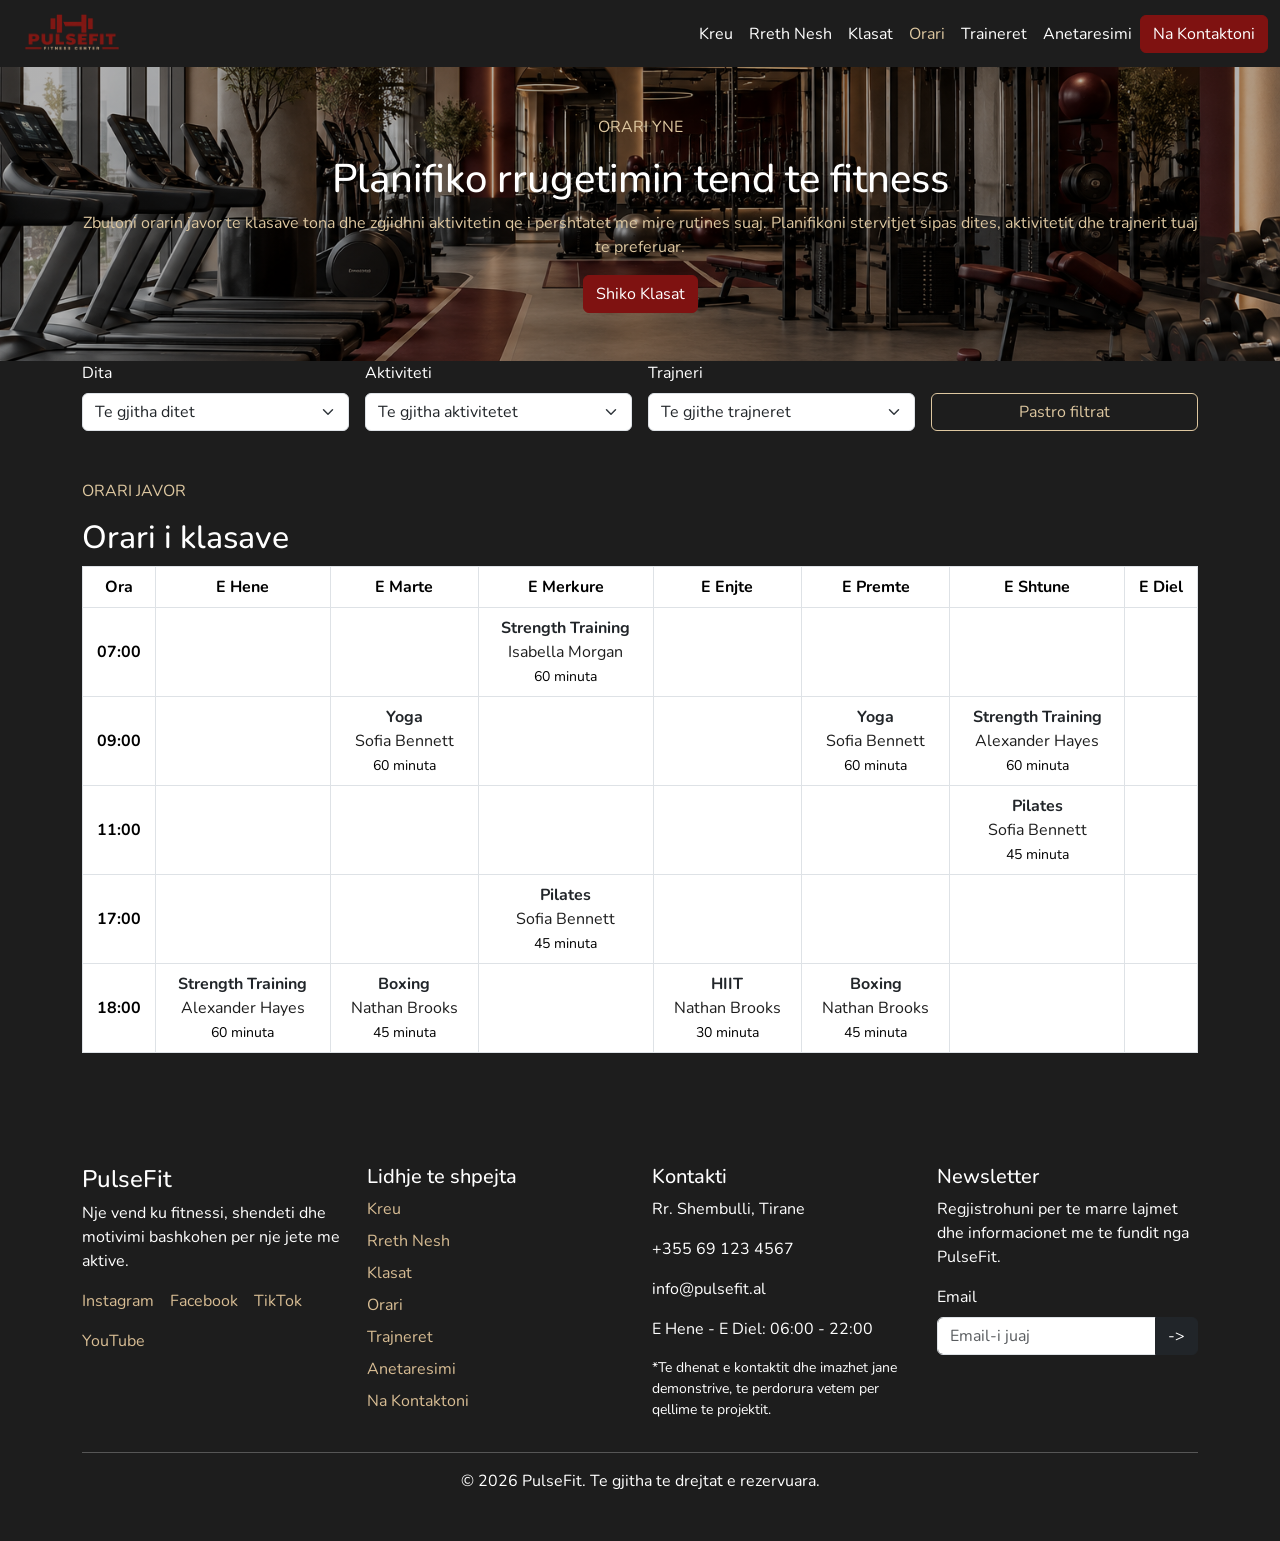
<file: schedule.html>
<!DOCTYPE html>
<html lang="sq">

<head>
    <meta charset="UTF-8">
    <meta name="viewport" content="width=device-width, initial-scale=1.0">
    <link href="https://cdn.jsdelivr.net/npm/bootstrap@5.3.8/dist/css/bootstrap.min.css" rel="stylesheet"
        integrity="sha384-sRIl4kxILFvY47J16cr9ZwB07vP4J8+LH7qKQnuqkuIAvNWLzeN8tE5YBujZqJLB" crossorigin="anonymous">
    <link rel="stylesheet" href="assets/css/style.css">

    <title>Orari - PulseFit</title>
</head>

<body>
    <!-- Nis Navbar -->
    <header>
        <nav class="navbar navbar-expand-lg">
            <div class="container-fluid">
                <a class="navbar-brand" href="index.html">
                    <img src="assets/images/logo.png" alt="PulseFit Logo" class="logo">
                </a>
                <button class="navbar-toggler" type="button" data-bs-toggle="collapse"
                    data-bs-target="#navbarSupportedContent" aria-controls="navbarSupportedContent"
                    aria-expanded="false" aria-label="Toggle navigation">
                    <span class="navbar-toggler-icon"></span>
                </button>
                <div class="collapse navbar-collapse" id="navbarSupportedContent">
                    <ul class="navbar-nav ms-auto mb-2 mb-lg-0">
                        <li class="nav-item">
                            <a class="nav-link" href="index.html">Kreu</a>
                        </li>
                        <li class="nav-item">
                            <a class="nav-link" href="about.html">Rreth Nesh</a>
                        </li>
                        <li class="nav-item">
                            <a class="nav-link" href="classes.html">Klasat</a>
                        </li>
                        <li class="nav-item">
                            <a class="nav-link active" aria-current="page" href="schedule.html">Orari</a>
                        </li>
                        <li class="nav-item">
                            <a class="nav-link" href="trainers.html">Traineret</a>
                        </li>
                        <li class="nav-item">
                            <a class="nav-link" href="membership.html">Anetaresimi</a>
                        </li>
                    </ul>
                    <a href="contact.html" class="btn btn-primary">Na Kontaktoni</a>
                </div>
            </div>
        </nav>
    </header>
    <!-- Fund Navbar -->
    <main>
        <!-- Nis Hero -->
        <section class="banner-schedule">
            <div class="py-5">
                <div class="container">
                    <div class="row align-items-center text-center">
                        <p>ORARI YNE</p>
                        <h1>Planifiko rrugetimin tend te fitness</h1>
                        <p>Zbuloni orarin javor te klasave tona dhe zgjidhni
                            aktivitetin qe i pershtatet me mire rutines suaj.
                            Planifikoni stervitjet sipas dites, aktivitetit
                            dhe trajnerit tuaj te preferuar.</p>
                        <div class="d-flex flex-column flex-sm-row justify-content-center gap-3">
                            <a href="classes.html" class="btn btn-dark">Shiko Klasat</a>
                        </div>
                    </div>
                </div>
            </div>
        </section>
        <!-- Fund Hero -->
        <!-- Nis Filtrat -->
        <section class="container">
            <form>
                <div class="row g-3 align-items-end">

                    <div class="col-md-3">
                        <label for="day" class="form-label">Dita</label>
                        <select id="day" class="form-select">
                            <option value="">Te gjitha ditet</option>
                            <option value="monday">E Hene</option>
                            <option value="tuesday">E Marte</option>
                            <option value="wednesday">E Merkure</option>
                            <option value="thursday">E Enjte</option>
                            <option value="friday">E Premte</option>
                            <option value="saturday">E Shtune</option>
                            <option value="sunday">E Diel</option>
                        </select>
                    </div>

                    <div class="col-md-3">
                        <label for="activity" class="form-label">Aktiviteti</label>
                        <select id="activity" class="form-select">
                            <option value="">Te gjitha aktivitetet</option>
                            <option value="boxing">Boxing</option>
                            <option value="hiit">HIIT</option>
                            <option value="pilates">Pilates</option>
                            <option value="yoga">Yoga</option>
                            <option value="strength">Strength Training</option>
                        </select>
                    </div>

                    <div class="col-md-3">
                        <label for="trainer" class="form-label">Trajneri</label>
                        <select id="trainer" class="form-select">
                            <option value="">Te gjithe trajneret</option>
                            <option value="alexander-hayes">Alexander Hayes</option>
                            <option value="sofia-bennett">Sofia Bennett</option>
                            <option value="isabella-morgan">Isabella Morgan</option>
                            <option value="nathan-brooks">Nathan Brooks</option>
                        </select>
                    </div>

                    <div class="col-md-3">
                        <button type="reset" class="btn btn-outline-dark w-100">
                            Pastro filtrat
                        </button>
                    </div>

                </div>
            </form>
        </section>
        <!-- Fund Filtrat -->

        <!-- Nis Orari Javor -->
        <section class="orari-schedule">
            <div class="py-5">
                <div class="container">

                    <p>ORARI JAVOR</p>
                    <h2>Orari i klasave</h2>

                    <div class="table-responsive">
                        <table class="table table-bordered text-center align-middle">

                            <thead>
                                <tr>
                                    <th scope="col">Ora</th>
                                    <th scope="col">E Hene</th>
                                    <th scope="col">E Marte</th>
                                    <th scope="col">E Merkure</th>
                                    <th scope="col">E Enjte</th>
                                    <th scope="col">E Premte</th>
                                    <th scope="col">E Shtune</th>
                                    <th scope="col">E Diel</th>
                                </tr>
                            </thead>


                            <tbody id="schedule-body">

                                <!-- 07:00 -->
                                <tr>
                                    <th scope="row">07:00</th>
                                    <td></td>
                                    <td></td>
                                    <td>
                                        <a href="class-detail.html?class=strength"
                                            class="text-decoration-none text-dark">
                                            <strong>Strength Training</strong>
                                        </a>
                                        <p class="mb-0">Isabella Morgan</p>
                                        <small>60 minuta</small>
                                    </td>
                                    <td></td>
                                    <td></td>
                                    <td></td>
                                    <td></td>
                                </tr>

                                <!-- 09:00 -->
                                <tr>
                                    <th scope="row">09:00</th>
                                    <td></td>
                                    <td>
                                        <a href="class-detail.html?class=yoga" class="text-decoration-none text-dark">
                                            <strong>Yoga</strong>
                                        </a>
                                        <p class="mb-0">Sofia Bennett</p>
                                        <small>60 minuta</small>
                                    </td>
                                    <td></td>
                                    <td></td>
                                    <td>
                                        <a href="class-detail.html?class=yoga" class="text-decoration-none text-dark">
                                            <strong>Yoga</strong>
                                        </a>
                                        <p class="mb-0">Sofia Bennett</p>
                                        <small>60 minuta</small>
                                    </td>
                                    <td>
                                        <a href="class-detail.html?class=strength"
                                            class="text-decoration-none text-dark">
                                            <strong>Strength Training</strong>
                                        </a>
                                        <p class="mb-0">Alexander Hayes</p>
                                        <small>60 minuta</small>
                                    </td>
                                    <td></td>
                                </tr>

                                <!-- 11:00 -->
                                <tr>
                                    <th scope="row">11:00</th>
                                    <td></td>
                                    <td></td>
                                    <td></td>
                                    <td></td>
                                    <td></td>
                                    <td>
                                        <a href="class-detail.html?class=pilates"
                                            class="text-decoration-none text-dark">
                                            <strong>Pilates</strong>
                                        </a>
                                        <p class="mb-0">Sofia Bennett</p>
                                        <small>45 minuta</small>
                                    </td>
                                    <td></td>
                                </tr>

                                <!-- 17:00 -->
                                <tr>
                                    <th scope="row">17:00</th>
                                    <td></td>
                                    <td></td>
                                    <td>
                                        <a href="class-detail.html?class=pilates"
                                            class="text-decoration-none text-dark">
                                            <strong>Pilates</strong>
                                        </a>
                                        <p class="mb-0">Sofia Bennett</p>
                                        <small>45 minuta</small>
                                    </td>
                                    <td></td>
                                    <td></td>
                                    <td></td>
                                    <td></td>
                                </tr>

                                <!-- 18:00 -->
                                <tr>
                                    <th scope="row">18:00</th>
                                    <td>
                                        <a href="class-detail.html?class=strength"
                                            class="text-decoration-none text-dark">
                                            <strong>Strength Training</strong>
                                        </a>
                                        <p class="mb-0">Alexander Hayes</p>
                                        <small>60 minuta</small>
                                    </td>
                                    <td>
                                        <a href="class-detail.html?class=boxing" class="text-decoration-none text-dark">
                                            <strong>Boxing</strong>
                                        </a>
                                        <p class="mb-0">Nathan Brooks</p>
                                        <small>45 minuta</small>
                                    </td>
                                    <td></td>
                                    <td>
                                        <a href="class-detail.html?class=hiit" class="text-decoration-none text-dark">
                                            <strong>HIIT</strong>
                                        </a>
                                        <p class="mb-0">Nathan Brooks</p>
                                        <small>30 minuta</small>
                                    </td>
                                    <td>
                                        <a href="class-detail.html?class=boxing" class="text-decoration-none text-dark">
                                            <strong>Boxing</strong>
                                        </a>
                                        <p class="mb-0">Nathan Brooks</p>
                                        <small>45 minuta</small>
                                    </td>
                                    <td></td>
                                    <td></td>
                                </tr>

                            </tbody>

                        </table>
                        <div id="schedule-no-results" class="alert alert-light text-center mt-4" role="status" hidden>
                            <h3 class="h5">Nuk u gjet asnje orar</h3>
                            <p class="mb-0">
                                Nuk ka seanca qe perputhen me filtrat e zgjedhur.
                                Provoni te ndryshoni ose te pastroni filtrat.
                            </p>
                        </div>
                    </div>

                </div>
            </div>
        </section>
        <!-- Fund Orari Javor -->

    </main>
    <!-- Nis Footer -->
    <footer class="footer">
        <div class="py-5">
            <div class="container">
                <div class="row g-4">

                    <div class="col-md-3">
                        <h2 class="h4">PulseFit</h2>
                        <p>Nje vend ku fitnessi, shendeti dhe motivimi bashkohen per nje jete me aktive.</p>
                        <div class="d-flex flex-wrap gap-3">
                            <a href="#">Instagram</a>
                            <a href="#">Facebook</a>
                            <a href="#">TikTok</a>
                            <a href="#">YouTube</a>
                        </div>
                    </div>

                    <!-- Quick Links -->
                    <div class="col-md-3">
                        <h3 class="h5">Lidhje te shpejta</h3>
                        <nav aria-label="Navigimi ne fund te faqes">
                            <ul class="list-unstyled">
                                <li><a href="index.html">Kreu</a></li>
                                <li><a href="about.html">Rreth Nesh</a></li>
                                <li><a href="classes.html">Klasat</a></li>
                                <li><a href="schedule.html">Orari</a></li>
                                <li><a href="trainers.html">Trajneret</a></li>
                                <li><a href="membership.html">Anetaresimi</a></li>
                                <li><a href="contact.html">Na Kontaktoni</a></li>
                            </ul>
                        </nav>
                    </div>

                    <!-- Kontakt -->
                    <div class="col-md-3">
                        <h3 class="h5">Kontakti</h3>
                        <p>Rr. Shembulli, Tirane</p>
                        <p>+355 69 123 4567</p>
                        <p>info@pulsefit.al</p>
                        <p>E Hene - E Diel: 06:00 - 22:00</p>
                        <p class="small">
                            *Te dhenat e kontaktit dhe imazhet jane demonstrive,
                            te perdorura vetem per qellime te projektit.
                        </p>
                    </div>

                    <!-- Newsletter -->
                    <div class="col-md-3">
                        <h3 class="h5">Newsletter</h3>
                        <p>Regjistrohuni per te marre lajmet dhe informacionet me te fundit nga PulseFit.</p>

                        <form>
                            <label for="newsletter-email" class="form-label">Email</label>
                            <div class="input-group">
                                <input type="email" class="form-control" id="newsletter-email"
                                    placeholder="Email-i juaj" required>
                                <button class="btn btn-dark" type="submit"> -> </button>
                            </div>
                        </form>
                    </div>
                </div>
            </div>
            <div class="container">
                <hr>
                <p class="text-center mb-0">&copy; 2026 PulseFit. Te gjitha te drejtat e rezervuara.</p>
            </div>
        </div>
    </footer>
    <!-- fund Footer -->

    <script src="https://cdn.jsdelivr.net/npm/bootstrap@5.3.8/dist/js/bootstrap.bundle.min.js"
        integrity="sha384-FKyoEForCGlyvwx9Hj09JcYn3nv7wiPVlz7YYwJrWVcXK/BmnVDxM+D2scQbITxI"
        crossorigin="anonymous"></script>
    <script src="assets/js/script.js"></script>
    <script src="assets/js/data.js"></script>
    <script src="assets/js/main.js"></script>
</body>

</html>
</file>
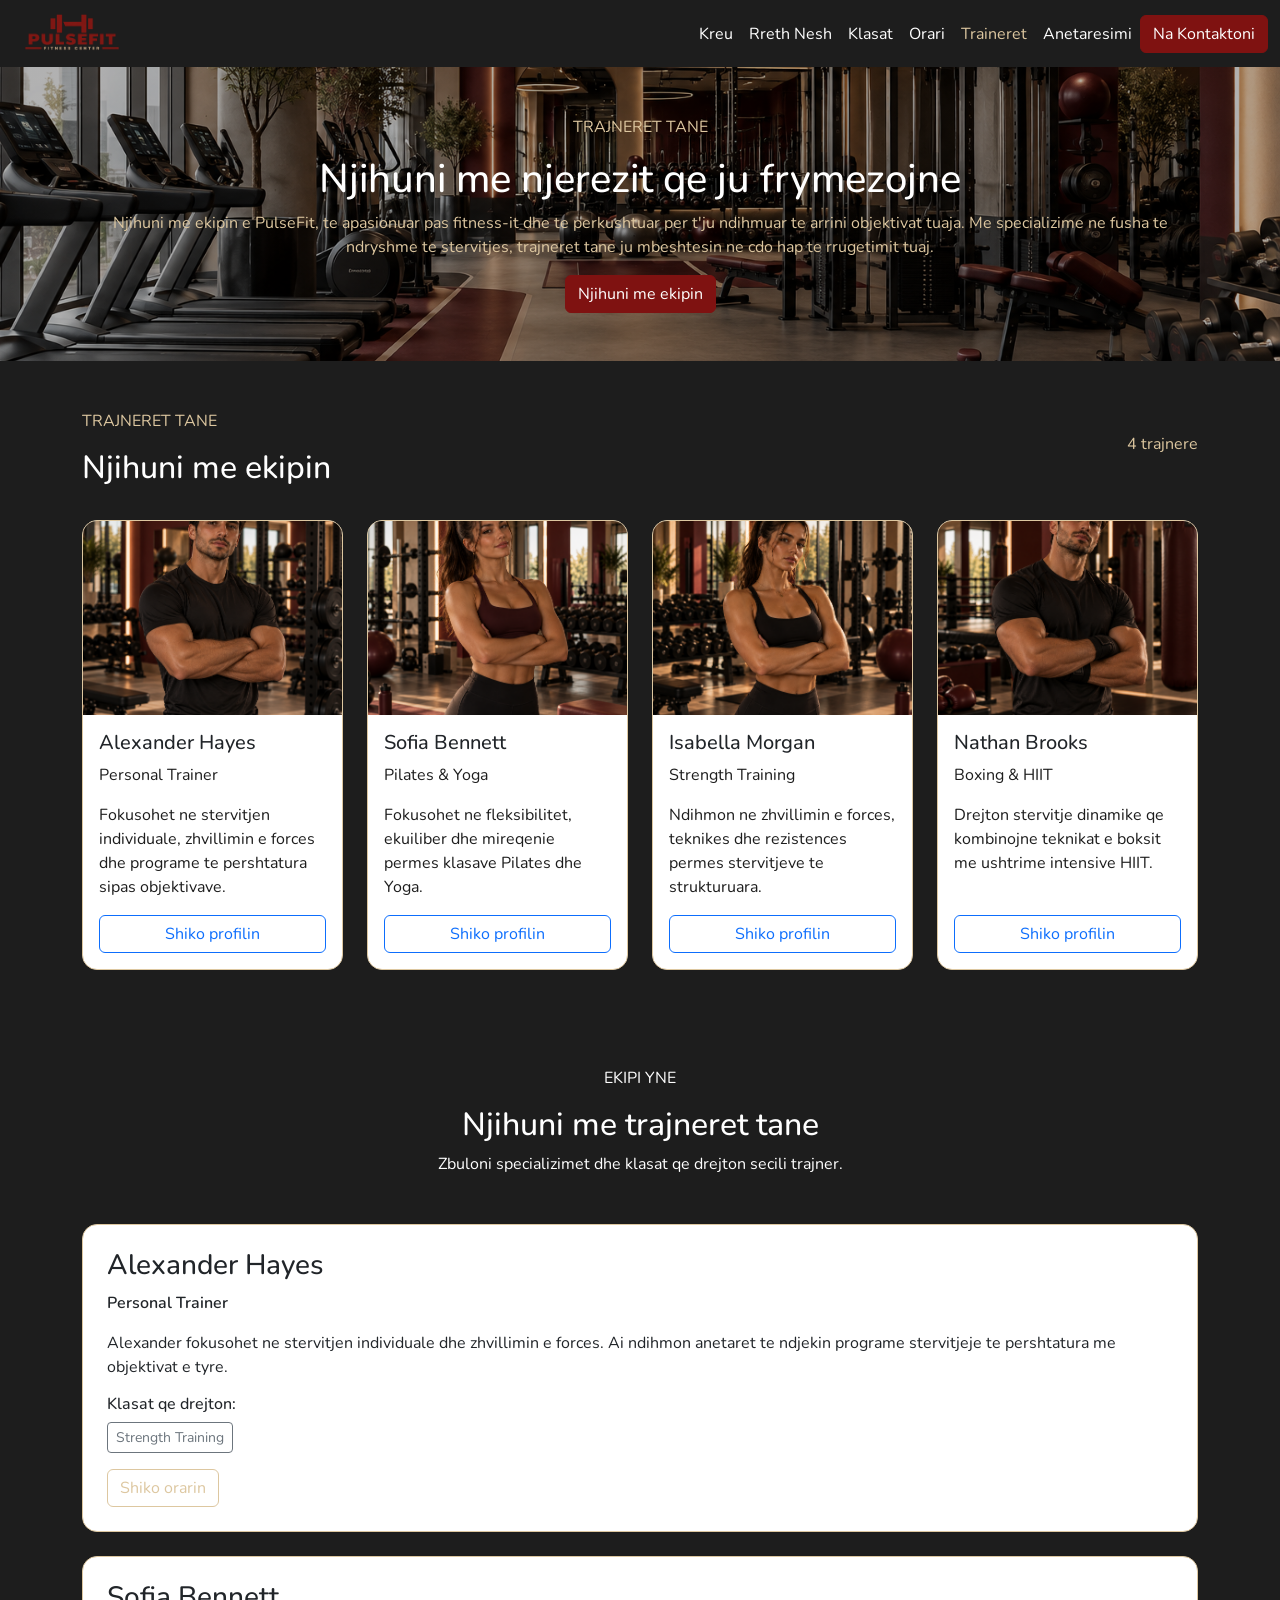
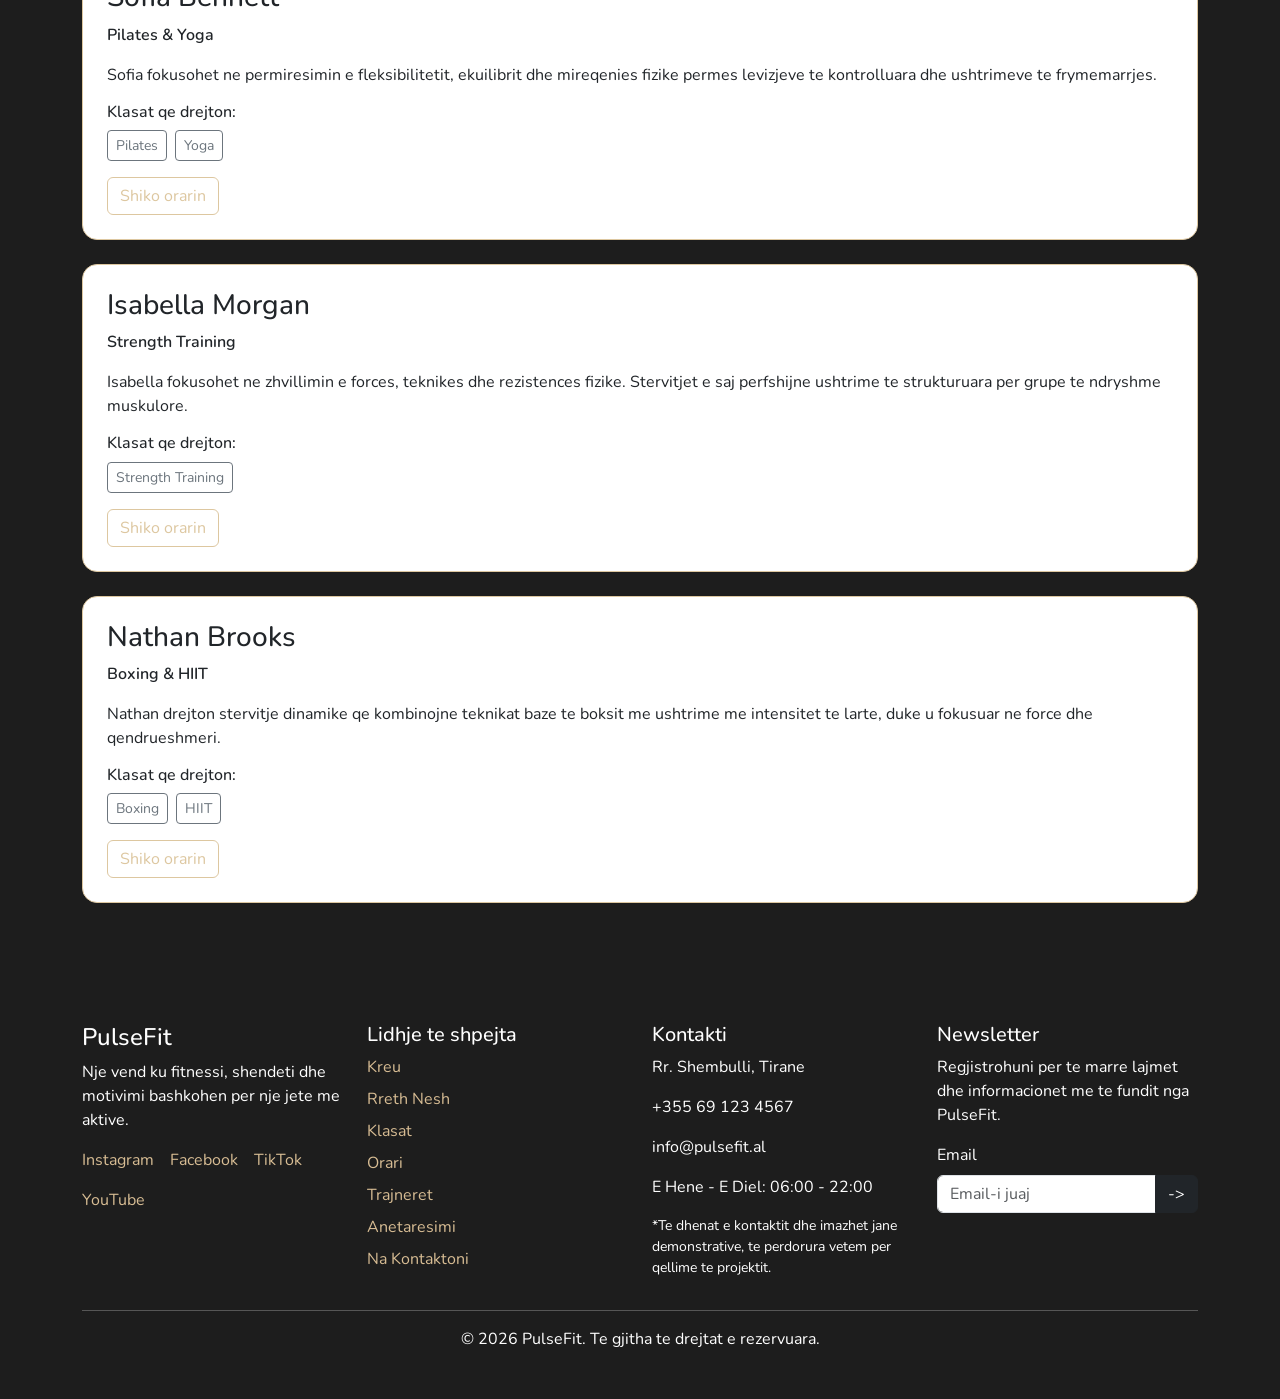
<file: trainers.html>
<!DOCTYPE html>
<html lang="sq">

<head>
    <meta charset="UTF-8">
    <meta name="viewport" content="width=device-width, initial-scale=1.0">
    <link href="https://cdn.jsdelivr.net/npm/bootstrap@5.3.8/dist/css/bootstrap.min.css" rel="stylesheet"
        integrity="sha384-sRIl4kxILFvY47J16cr9ZwB07vP4J8+LH7qKQnuqkuIAvNWLzeN8tE5YBujZqJLB" crossorigin="anonymous">
    <link rel="stylesheet" href="assets/css/style.css">

    <title>Traineret - PulseFit</title>
</head>

<body>
    <!-- Nis Navbar -->
    <header>
        <nav class="navbar navbar-expand-lg">
            <div class="container-fluid">
                <a class="navbar-brand" href="index.html">
                    <img src="assets/images/logo.png" alt="PulseFit Logo" class="logo">
                </a>
                <button class="navbar-toggler" type="button" data-bs-toggle="collapse"
                    data-bs-target="#navbarSupportedContent" aria-controls="navbarSupportedContent"
                    aria-expanded="false" aria-label="Toggle navigation">
                    <span class="navbar-toggler-icon"></span>
                </button>
                <div class="collapse navbar-collapse" id="navbarSupportedContent">
                    <ul class="navbar-nav ms-auto mb-2 mb-lg-0">
                        <li class="nav-item">
                            <a class="nav-link" href="index.html">Kreu</a>
                        </li>
                        <li class="nav-item">
                            <a class="nav-link" href="about.html">Rreth Nesh</a>
                        </li>
                        <li class="nav-item">
                            <a class="nav-link" href="classes.html">Klasat</a>
                        </li>
                        <li class="nav-item">
                            <a class="nav-link" href="schedule.html">Orari</a>
                        </li>
                        <li class="nav-item">
                            <a class="nav-link active" aria-current="page" href="trainers.html">Traineret</a>
                        </li>
                        <li class="nav-item">
                            <a class="nav-link" href="membership.html">Anetaresimi</a>
                        </li>
                    </ul>
                    <a href="contact.html" class="btn btn-primary">
                        Na Kontaktoni
                    </a>
                </div>
            </div>
        </nav>
    </header>
    <!-- Fund Navbar -->
    <main>
        <!-- Nis Hero -->
        <section class="banner-trainers">
            <div class="py-5">
                <div class="container">
                    <div class="row align-items-center text-center">
                        <p>TRAJNERET TANE</p>
                        <h1>Njihuni me njerezit qe ju frymezojne</h1>
                        <p>
                            Njihuni me ekipin e PulseFit, te apasionuar pas
                            fitness-it dhe te perkushtuar per t'ju ndihmuar
                            te arrini objektivat tuaja. Me specializime
                            ne fusha te ndryshme te stervitjes, trajneret
                            tane ju mbeshtesin ne cdo hap te rrugetimit tuaj.
                        </p>
                        <div class="d-flex flex-column flex-sm-row justify-content-center gap-3">
                            <a href="#traineret" class="btn btn-dark"> Njihuni me ekipin</a>
                        </div>
                    </div>
                </div>
            </div>
        </section>
        <!-- Fund Hero -->
        <!-- Nis Trajneret -->
        <section id="traineret" class="traineret-trainers">
            <div class="py-5">
                <div class="container">
                    <div
                        class="d-flex flex-column flex-sm-row justify-content-between align-items-sm-center gap-3 mb-4">
                        <div>
                            <p>TRAJNERET TANE</p>
                            <h2>Njihuni me ekipin</h2>
                        </div>

                        <p>4 trajnere</p>
                    </div>

                    <div class="row g-4" id="trainers-container">

                        <!-- Alexander Hayes -->
                        <div class="col-12 col-md-6 col-lg-3">
                            <article class="card h-100">
                                <img src="assets/images/Trainer1.png" class="card-img-top" alt="Alexander Hayes">

                                <div class="card-body d-flex flex-column">
                                    <h3 class="h5">Alexander Hayes</h3>
                                    <p>Personal Trainer</p>
                                    <p>
                                        Fokusohet ne stervitjen individuale,
                                        zhvillimin e forces dhe programe
                                        te pershtatura sipas objektivave.
                                    </p>
                                    <a href="#alexander-hayes" class="btn btn-outline-primary mt-auto">
                                        Shiko profilin
                                    </a>
                                </div>
                            </article>
                        </div>

                        <!-- Sofia Bennett -->
                        <div class="col-12 col-md-6 col-lg-3">
                            <article class="card h-100">
                                <img src="assets/images/Trainer2.png" class="card-img-top" alt="Sofia Bennett">

                                <div class="card-body d-flex flex-column">
                                    <h3 class="h5">Sofia Bennett</h3>
                                    <p>Pilates &amp; Yoga</p>
                                    <p>
                                        Fokusohet ne fleksibilitet,
                                        ekuiliber dhe mireqenie permes
                                        klasave Pilates dhe Yoga.
                                    </p>
                                    <a href="#sofia-bennett" class="btn btn-outline-primary mt-auto">
                                        Shiko profilin
                                    </a>
                                </div>
                            </article>
                        </div>

                        <!-- Isabella Morgan -->
                        <div class="col-12 col-md-6 col-lg-3">
                            <article class="card h-100">
                                <img src="assets/images/Trainer3.png" class="card-img-top" alt="Isabella Morgan">

                                <div class="card-body d-flex flex-column">
                                    <h3 class="h5">Isabella Morgan</h3>
                                    <p>Strength Training</p>
                                    <p>
                                        Ndihmon ne zhvillimin e forces,
                                        teknikes dhe rezistences permes
                                        stervitjeve te strukturuara.
                                    </p>
                                    <a href="#isabella-morgan" class="btn btn-outline-primary mt-auto">
                                        Shiko profilin
                                    </a>
                                </div>
                            </article>
                        </div>

                        <!-- Nathan Brooks -->
                        <div class="col-12 col-md-6 col-lg-3">
                            <article class="card h-100">
                                <img src="assets/images/Trainer4.png" class="card-img-top" alt="Nathan Brooks">

                                <div class="card-body d-flex flex-column">
                                    <h3 class="h5">Nathan Brooks</h3>
                                    <p>Boxing &amp; HIIT</p>
                                    <p>
                                        Drejton stervitje dinamike
                                        qe kombinojne teknikat e boksit
                                        me ushtrime intensive HIIT.
                                    </p>
                                    <a href="#nathan-brooks" class="btn btn-outline-primary mt-auto">
                                        Shiko profilin
                                    </a>
                                </div>
                            </article>
                        </div>

                    </div>
                </div>
            </div>
        </section>
        <!-- Fund Trajneret -->
        <!-- Nis Profilet e Trajnereve -->
        <section class="py-5 " id="profilet">
            <div class="container">

                <div class="text-center mb-5">
                    <p>EKIPI YNE</p>
                    <h2>Njihuni me trajneret tane</h2>
                    <p>Zbuloni specializimet dhe klasat qe drejton secili trajner.</p>
                </div>

                <div id="trainer-profiles-container">
                <!-- Profili Alexander -->
                <article id="alexander-hayes" class="card mb-4">
                    <div class="card-body p-4">
                        <h3>Alexander Hayes</h3>
                        <p class="fw-semibold">Personal Trainer</p>

                        <p>
                            Alexander fokusohet ne stervitjen individuale
                            dhe zhvillimin e forces. Ai ndihmon anetaret
                            te ndjekin programe stervitjeje te pershtatura
                            me objektivat e tyre.
                        </p>

                        <h4 class="h6">Klasat qe drejton:</h4>
                        <div class="d-flex flex-wrap gap-2 mb-3">
                            <a href="classes.html" class="btn btn-sm btn-outline-secondary">
                                Strength Training
                            </a>
                        </div>

                        <a href="schedule.html" class="btn btn-outline-dark">
                            Shiko orarin
                        </a>
                    </div>
                </article>

                <!-- Profili Sofia -->
                <article id="sofia-bennett" class="card mb-4">
                    <div class="card-body p-4">
                        <h3>Sofia Bennett</h3>
                        <p class="fw-semibold">Pilates &amp; Yoga</p>

                        <p>
                            Sofia fokusohet ne permiresimin e fleksibilitetit,
                            ekuilibrit dhe mireqenies fizike permes
                            levizjeve te kontrolluara dhe ushtrimeve
                            te frymemarrjes.
                        </p>

                        <h4 class="h6">Klasat qe drejton:</h4>
                        <div class="d-flex flex-wrap gap-2 mb-3">
                            <a href="classes.html" class="btn btn-sm btn-outline-secondary">
                                Pilates
                            </a>

                            <a href="classes.html" class="btn btn-sm btn-outline-secondary">
                                Yoga
                            </a>
                        </div>

                        <a href="schedule.html" class="btn btn-outline-dark">
                            Shiko orarin
                        </a>
                    </div>
                </article>

                <!-- Profili Isabella -->
                <article id="isabella-morgan" class="card mb-4">
                    <div class="card-body p-4">
                        <h3>Isabella Morgan</h3>
                        <p class="fw-semibold">Strength Training</p>

                        <p>
                            Isabella fokusohet ne zhvillimin e forces,
                            teknikes dhe rezistences fizike.
                            Stervitjet e saj perfshijne ushtrime
                            te strukturuara per grupe te ndryshme muskulore.
                        </p>

                        <h4 class="h6">Klasat qe drejton:</h4>
                        <p>Strength &amp; Conditioning</p>
                        <div class="d-flex flex-wrap gap-2 mb-3">
                            <a href="classes.html" class="btn btn-sm btn-outline-secondary">
                                Strength Training
                            </a>
                        </div>

                        <a href="schedule.html" class="btn btn-outline-dark">
                            Shiko orarin
                        </a>
                    </div>
                </article>

                <!-- Profili Nathan -->
                <article id="nathan-brooks" class="card mb-4">
                    <div class="card-body p-4">
                        <h3>Nathan Brooks</h3>
                        <p class="fw-semibold">Boxing &amp; HIIT</p>

                        <p>
                            Nathan drejton stervitje dinamike qe
                            kombinojne teknikat baze te boksit
                            me ushtrime me intensitet te larte,
                            duke u fokusuar ne force dhe qendrueshmeri.
                        </p>

                        <h4 class="h6">Klasat qe drejton:</h4>
                        <div class="d-flex flex-wrap gap-2 mb-3">
                            <a href="classes.html" class="btn btn-sm btn-outline-secondary">
                                Boxing
                            </a>

                            <a href="classes.html" class="btn btn-sm btn-outline-secondary">
                                HIIT
                            </a>
                        </div>

                        <a href="schedule.html" class="btn btn-outline-dark">
                            Shiko orarin
                        </a>
                    </div>
                </article>
                </div>

            </div>
        </section>
        <!-- Fund Profilet e Trajnereve -->

    </main>
    <!-- Nis Footer -->
    <footer class="footer">
        <div class="py-5">
            <div class="container">
                <div class="row g-4">

                    <div class="col-md-3">
                        <h2 class="h4">PulseFit</h2>
                        <p>Nje vend ku fitnessi, shendeti dhe motivimi bashkohen per nje jete me aktive.</p>
                        <div class="d-flex flex-wrap gap-3">
                            <a href="#">Instagram</a>
                            <a href="#">Facebook</a>
                            <a href="#">TikTok</a>
                            <a href="#">YouTube</a>
                        </div>
                    </div>

                    <!-- Quick Links -->
                    <div class="col-md-3">
                        <h3 class="h5">Lidhje te shpejta</h3>
                        <nav aria-label="Navigimi ne fund te faqes">
                            <ul class="list-unstyled">
                                <li><a href="index.html">Kreu</a></li>
                                <li><a href="about.html">Rreth Nesh</a></li>
                                <li><a href="classes.html">Klasat</a></li>
                                <li><a href="schedule.html">Orari</a></li>
                                <li><a href="trainers.html">Trajneret</a></li>
                                <li><a href="membership.html">Anetaresimi</a></li>
                                <li><a href="contact.html">Na Kontaktoni</a></li>
                            </ul>
                        </nav>
                    </div>

                    <!-- Kontakt -->
                    <div class="col-md-3">
                        <h3 class="h5">Kontakti</h3>
                        <p>Rr. Shembulli, Tirane</p>
                        <p>+355 69 123 4567</p>
                        <p>info@pulsefit.al</p>
                        <p>E Hene - E Diel: 06:00 - 22:00</p>
                        <p class="small">
                            *Te dhenat e kontaktit dhe imazhet jane demonstrative,
                            te perdorura vetem per qellime te projektit.
                        </p>
                    </div>

                    <!-- Newsletter -->
                    <div class="col-md-3">
                        <h3 class="h5">Newsletter</h3>
                        <p>Regjistrohuni per te marre lajmet dhe informacionet me te fundit nga PulseFit.</p>

                        <form>
                            <label for="newsletter-email" class="form-label">Email</label>
                            <div class="input-group">
                                <input type="email" class="form-control" id="newsletter-email"
                                    placeholder="Email-i juaj" required>
                                <button class="btn btn-dark" type="submit"> -> </button>
                            </div>
                        </form>
                    </div>
                </div>
            </div>
            <div class="container">
                <hr>
                <p class="text-center mb-0">&copy; 2026 PulseFit. Te gjitha te drejtat e rezervuara.</p>
            </div>
        </div>
    </footer>
    <!-- fund Footer -->
    <script src="https://cdn.jsdelivr.net/npm/bootstrap@5.3.8/dist/js/bootstrap.bundle.min.js"
        integrity="sha384-FKyoEForCGlyvwx9Hj09JcYn3nv7wiPVlz7YYwJrWVcXK/BmnVDxM+D2scQbITxI"
        crossorigin="anonymous"></script>
    <script src="assets/js/script.js"></script>
    <script src="assets/js/data.js"></script>
    <script src="assets/js/main.js"></script>
</body>

</html>
</file>
<file: assets/css/style.css>
@import url("https://fonts.googleapis.com/css2?family=Nunito:ital,wght@0,200..1000;1,200..1000&display=swap");
/* font-family: "Nunito", sans-serif; */

:root {
  --primary-color: #ac0b08;
  --shadow-color-r: #7f1211;
  --shadow-color-b: #c1ab84;
  --secondary-color: #ddc7a0;
  --background-color: #1d1d1d;
  --text-color: #ffffff;
}

* {
  margin: 0;
  padding: 0;
  box-sizing: border-box;
}

body {
  font-family: "Nunito", sans-serif;
  background-color: var(--background-color);
  color: var(--text-color);
}

/* navbar */
.navbar {
  background-color: var(--background-color);
}

.navbar .logo {
  width: 120px;
  height: auto;
}

.navbar .navbar-brand {
  color: var(--text-color);
}
.navbar .nav-link{
  color: var(--text-color);
}

.navbar .nav-link:hover,
.navbar .nav-link.active {
  color: var(--secondary-color);
}
.navbar {
  --bs-navbar-toggler-icon-bg: url("data:image/svg+xml,%3Csvg xmlns='http://www.w3.org/2000/svg' viewBox='0 0 30 30'%3E%3Cpath stroke='white' stroke-linecap='round' stroke-miterlimit='10' stroke-width='2' d='M4 7h22M4 15h22M4 23h22'/%3E%3C/svg%3E");
  --bs-navbar-toggler-border-color: var(--secondary-color);
}

/* Home Page */
/* banner */
.banner-home {
  background-image: linear-gradient(rgba(0, 0, 0, 0.3),

      rgba(0, 0, 0, 0.3)),
    url(../images/PulseFit.png);
  background-size: cover;
  background-position: center;
  background-repeat: no-repeat;
  min-height: 500px;
}

.banner-home p {
  color: var(--secondary-color);
}

.banner-home {
    min-height: 520px;
    display: flex;
    align-items: center;
    justify-content: center;
}

/* rreth nesh */
.rreth-nesh p:first-child {
  color: var(--secondary-color);
}

/* sherbimet */
.sherbimet-home p {
  color: var(--secondary-color);
}

.sherbimet-home .card-body p {
  color: var(--background-color);
}

/* klasat */
.klasat-home .icon-link {
  color: var(--primary-color);
}

.klasat-home p {
  color: var(--secondary-color);
}

.klasat-home .card-body p {
  color: var(--background-color);
}

/* na zgjidhni */
.zgjidhni-home p {
  color: var(--secondary-color);
}

.zgjidhni-home .card-text p {
  color: var(--text-color);
}

/* trajneret */
.trajneret-home .nav-link {
  color: var(--shadow-color-r);
}

.trajneret-home p {
  color: var(--secondary-color);
}

.trajneret-home .card-body p {
  color: var(--background-color);
}

/* anetaresimi */
.anetaresimi-home p:first-child {
  color: var(--secondary-color);
}

/* galeria */
.galeria-home p {
  color: var(--secondary-color);
}


/* About Page */
.banner-about,
.banner-classes,
.banner-schedule,
.banner-trainers,
.banner-membership,
.banner-contact {
  background-image: linear-gradient(rgba(0, 0, 0, 0.3),

      rgba(0, 0, 0, 0.3)),
    url(../images/PulseFit.png);
  background-size: cover;
  background-position: center;
  background-repeat: no-repeat;
  min-height: 200px;
}

.banner-about p {
  color: var(--shadow-color-b);
}

/* misioni */

.misioni-about p:first-child {
  color: var(--secondary-color);
}

/* parimet */
.parimet-about p {
  color: var(--secondary-color);
}

.parimet-about .card-body p {
  color: var(--background-color);
}

/* facilitetet */
.facilitetet-about p:first-child {
  color: var(--secondary-color);
}

/* CTA */

/* Classes Page */

.banner-classes p {
  color: var(--secondary-color);
}

/* help */
.help-classes p:first-child {
  color: var(--secondary-color);
}

/* Schedule Page */

.banner-schedule p {
  color: var(--secondary-color);
}

.orari-schedule p{
  color: var(--secondary-color);
}

.orari-schedule .table p{
  color: var(--background-color);
}

/* Trainers Page */
.banner-trainers p{
  color: var(--secondary-color);
}
.traineret-trainers p{
  color: var(--secondary-color);
}
.traineret-trainers .card p{
  color: var(--background-color);
}

/* Membership Page */

.banner-membership p {
  color: var(--secondary-color);
}
/* krahasimi */

.krahasimi-membership p{
  color: var(--secondary-color);
}
.krahasimi-membership .table p{
  color: var(--secondary-color);
}
/* formulari */
.formulari-membership p:first-child{
  color: var(--secondary-color);
}
.formulari-membership .btn-dark{
  background-color: var(--shadow-color-r);
  color: var(--text-color);
  border-color: var(--shadow-color-r);
}
.formulari-membership .btn-dark:hover {
  background-color: var(--primary-color);
  color: var(--text-color);
  border-color: var(--primary-color);
}
/* paketat */
.paketat-membership p {
  color: var(--secondary-color);
}

.paketat-membership .card-body p {
  color: var(--background-color);
}
/* faq */
.faq-membership p{
  color: var(--secondary-color);
}

/* Contact Page */
.banner-contact p {
  color: var(--secondary-color);
}

/* formulari */
.formulari-contact p:first-child{
  color: var(--secondary-color);
}
.formulari-contact .btn-dark{
  background-color: var(--shadow-color-r);
  color: var(--text-color);
  border-color: var(--shadow-color-r);
}
.formulari-contact .btn-dark:hover {
  background-color: var(--primary-color);
  color: var(--text-color);
  border-color: var(--primary-color);
}

.menyrakontakti-contact p:first-child{
  color: var(--secondary-color);
}
.faq-contact p{
  color: var(--secondary-color);
}

/* Kartat */
.card {
  border: 1px solid var(--secondary-color);
  border-radius: 15px;
  overflow: hidden;
  transition: transform 0.3s ease, box-shadow 0.3s ease;
}

.card:hover {
  transform: translateY(-5px);
  box-shadow: 0 8px 20px rgba(0, 0, 0, 0.3);
}

/* Butonat */
.navbar .btn-primary,
.banner-home .btn-primary,
.anetaresimi-home .btn-dark,
.banner-about .btn-dark,
.cta-about .btn-dark,
.banner-schedule .btn-dark,
.banner-trainers .btn-dark,
.banner-membership .btn-dark,
.banner-contact .btn-dark {
  background-color: var(--shadow-color-r);
  color: var(--text-color);
  border-color: var(--shadow-color-r);
}
.navbar .btn-primary:hover,
.banner-home .btn-primary:hover,
.anetaresimi-home .btn-dark:hover,
.banner-about .btn-dark:hover,
.cta-about .btn-dark:hover,
.banner-schedule .btn-dark:hover,
.banner-trainers .btn-dark:hover,
.banner-membership .btn-dark:hover,
.banner-contact .btn-dark:hover {
  background-color: var(--primary-color);
  color: var(--text-color);
  border-color: var(--primary-color);
}
.banner-home .btn-outline-primary,
.rreth-nesh .btn-outline-primary,
.misioni-about .btn-outline-primary,
.facilitetet-about .btn-outline-primary,
.help-classes .btn-outline-primary,
.cta-about .btn-outline-dark,
.banner-membership .btn-outline-dark {
  background-color: transparent;
  color: var(--secondary-color);
  border: 1px solid var(--secondary-color);
}
.banner-home .btn-outline-primary:hover,
.rreth-nesh .btn-outline-primary:hover,
.misioni-about .btn-outline-primary:hover,
.facilitetet-about .btn-outline-primary:hover,
.help-classes .btn-outline-primary:hover,
.cta-about .btn-outline-dark:hover,
.banner-membership .btn-outline-dark:hover {
  background-color: var(--secondary-color);
  color: var(--background-color);
  border-color: var(--secondary-color);
}


.btn:focus-visible,
.form-control:focus,
.form-select:focus {
  outline: 2px solid var(--secondary-color);
  outline-offset: 3px;
  box-shadow: 0 0 0 3px rgba(221, 199, 160, 0.25);
}

.btn:disabled,
.btn.disabled {
  opacity: 0.5;
  cursor: not-allowed;
}

.btn-outline-dark {
  color: var(--secondary-color);
  border-color: var(--secondary-color);
}

.btn-outline-dark:hover {
  background-color: var(--secondary-color);
  color: var(--background-color);
  border-color: var(--secondary-color);
}
.paketat-membership .btn-dark {
  background-color: var(--shadow-color-r);
  color: var(--text-color);
  border-color: var(--shadow-color-r);
}

.paketat-membership .btn-dark:hover {
  background-color: var(--primary-color);
  color: var(--text-color);
  border-color: var(--primary-color);
}
.badge-popular {
  background-color: var(--shadow-color-r);
  color: var(--text-color);
  border-radius: 15px 15px 0 0;
}
.zgjidhni-home .btn-outline-primary{
  background-color: transparent;
  color: var(--secondary-color);
  border: 1px solid var(--secondary-color);
}
.zgjidhni-home .btn-outline-primary:hover{
  background-color: var(--secondary-color);
  color: var(--background-color);
  border-color: var(--secondary-color);
}


/* Imazhet */
.card-img-top {
  width: 100%;
  aspect-ratio: 4 / 3;
  object-fit: cover;
}
.trajneret-home .card-img-top {
    width: 100%;
    height: 320px;
    object-fit: cover;
}

/* Lidhjet e seksioneve */

.klasat-home .icon-link,
.trajneret-home .nav-link {
    color: #d8bd94;
    text-decoration: none;
    transition: color 0.3s ease;
}

.klasat-home .icon-link:hover,
.trajneret-home .nav-link:hover {
    color: #ffffff;
}

/* Lidhjet brenda kartave */

.klasat-home .card a {
    color: #800020;
    text-decoration: none;
    font-weight: 500;
}

.klasat-home .card a:hover {
    text-decoration: underline;
}

.sherbimet-home .card-body {
    padding: 28px 24px;
}
/* Footer */

.footer a {
    color: #d8bd94;
    text-decoration: none;
    transition: color 0.3s ease;
}

.footer a:hover {
    color: #ffffff;
}

.footer {
  background-color: var(--background-color);
  color: var(--text-color);
}

.footer li {
    margin-bottom: 8px;
}
@media (max-width: 575.98px) {
  .banner-home {
    min-height: 350px;
  }
}
</file>
